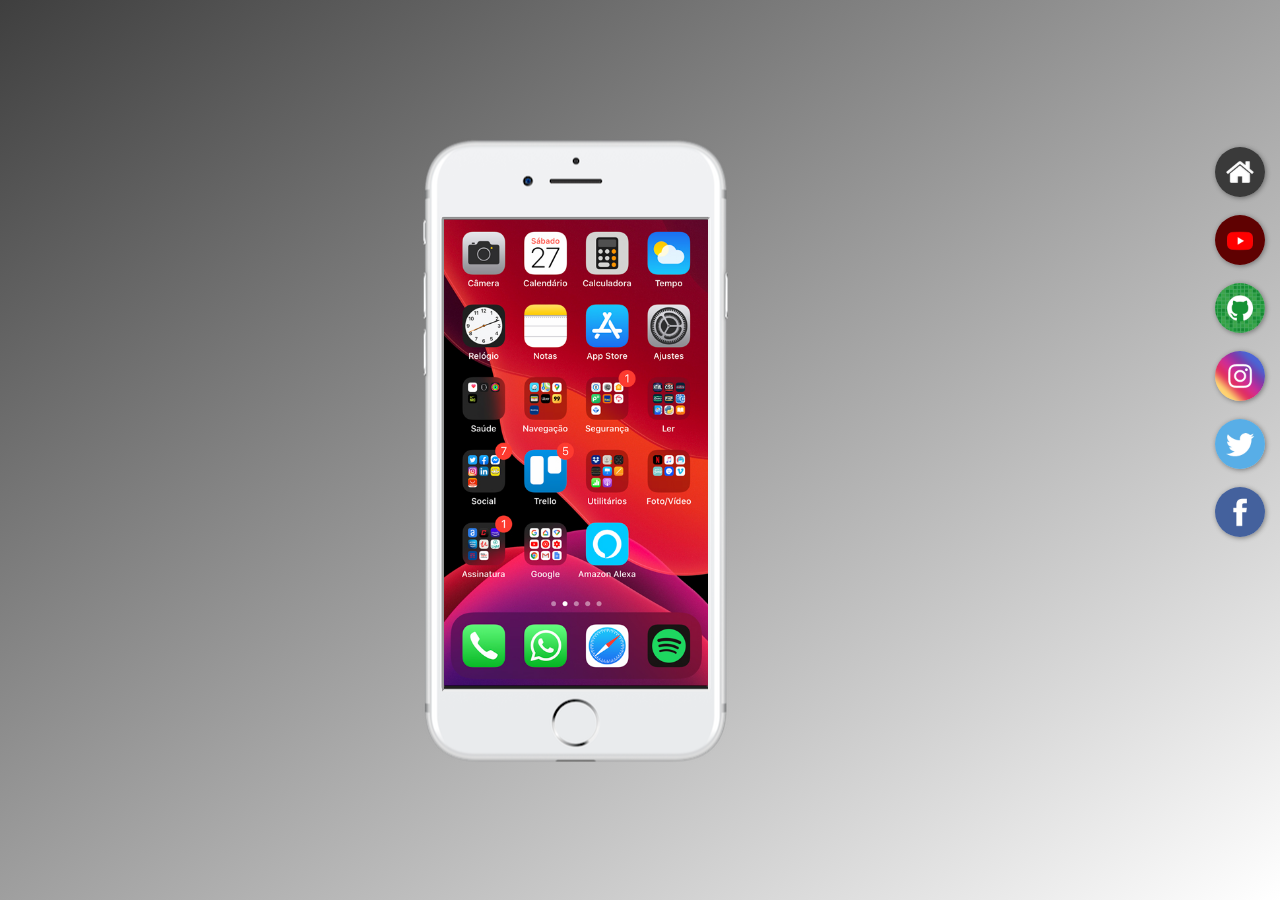
<file: index.html>
<!DOCTYPE html>
<html lang="pt-br">
<head>
    <meta charset="UTF-8">
    <meta http-equiv="X-UA-Compatible" content="IE=edge">
    <meta name="viewport" content="width=device-width, initial-scale=1.0">
    <title>Celular Exemplo</title>
    <link rel="stylesheet" href="style.css">
</head>
<body>
   <main>
    <section id="telefone">
        <iframe name="tela" src="paginas_extras/iframe.html" frameborder="1"></iframe>
    </section>
    <section id="redes_sociais">
        <a href="paginas_extras/iframe.html" target="tela"><img src="midia/logo-home.jpg" alt="logo_home"></a><br>
        <a href="paginas_extras/youtube.html" target="tela"><img src="midia/logo-youtube.jpg" alt="logo_youtube"></a><br>
        <a href="paginas_extras/github.html" target="tela"><img src="midia/logo-github.jpg" alt="logo_github"></a><br>
        <a href="paginas_extras/instagram.html" target="tela"><img src="midia/logo-instagram.jpg" alt="logo_instagram"></a><br>
        <a href="paginas_extras/twitter.html" target="tela"><img src="midia/logo-twitter.jpg" alt="logo_twitter"></a><br>
        <a href="paginas_extras/facebook.html" target="tela"><img src="midia/logo-facebook.jpg" alt="logo_facebook"></a><br>
    </section>
   </main> 
</body>
</html>
</file>
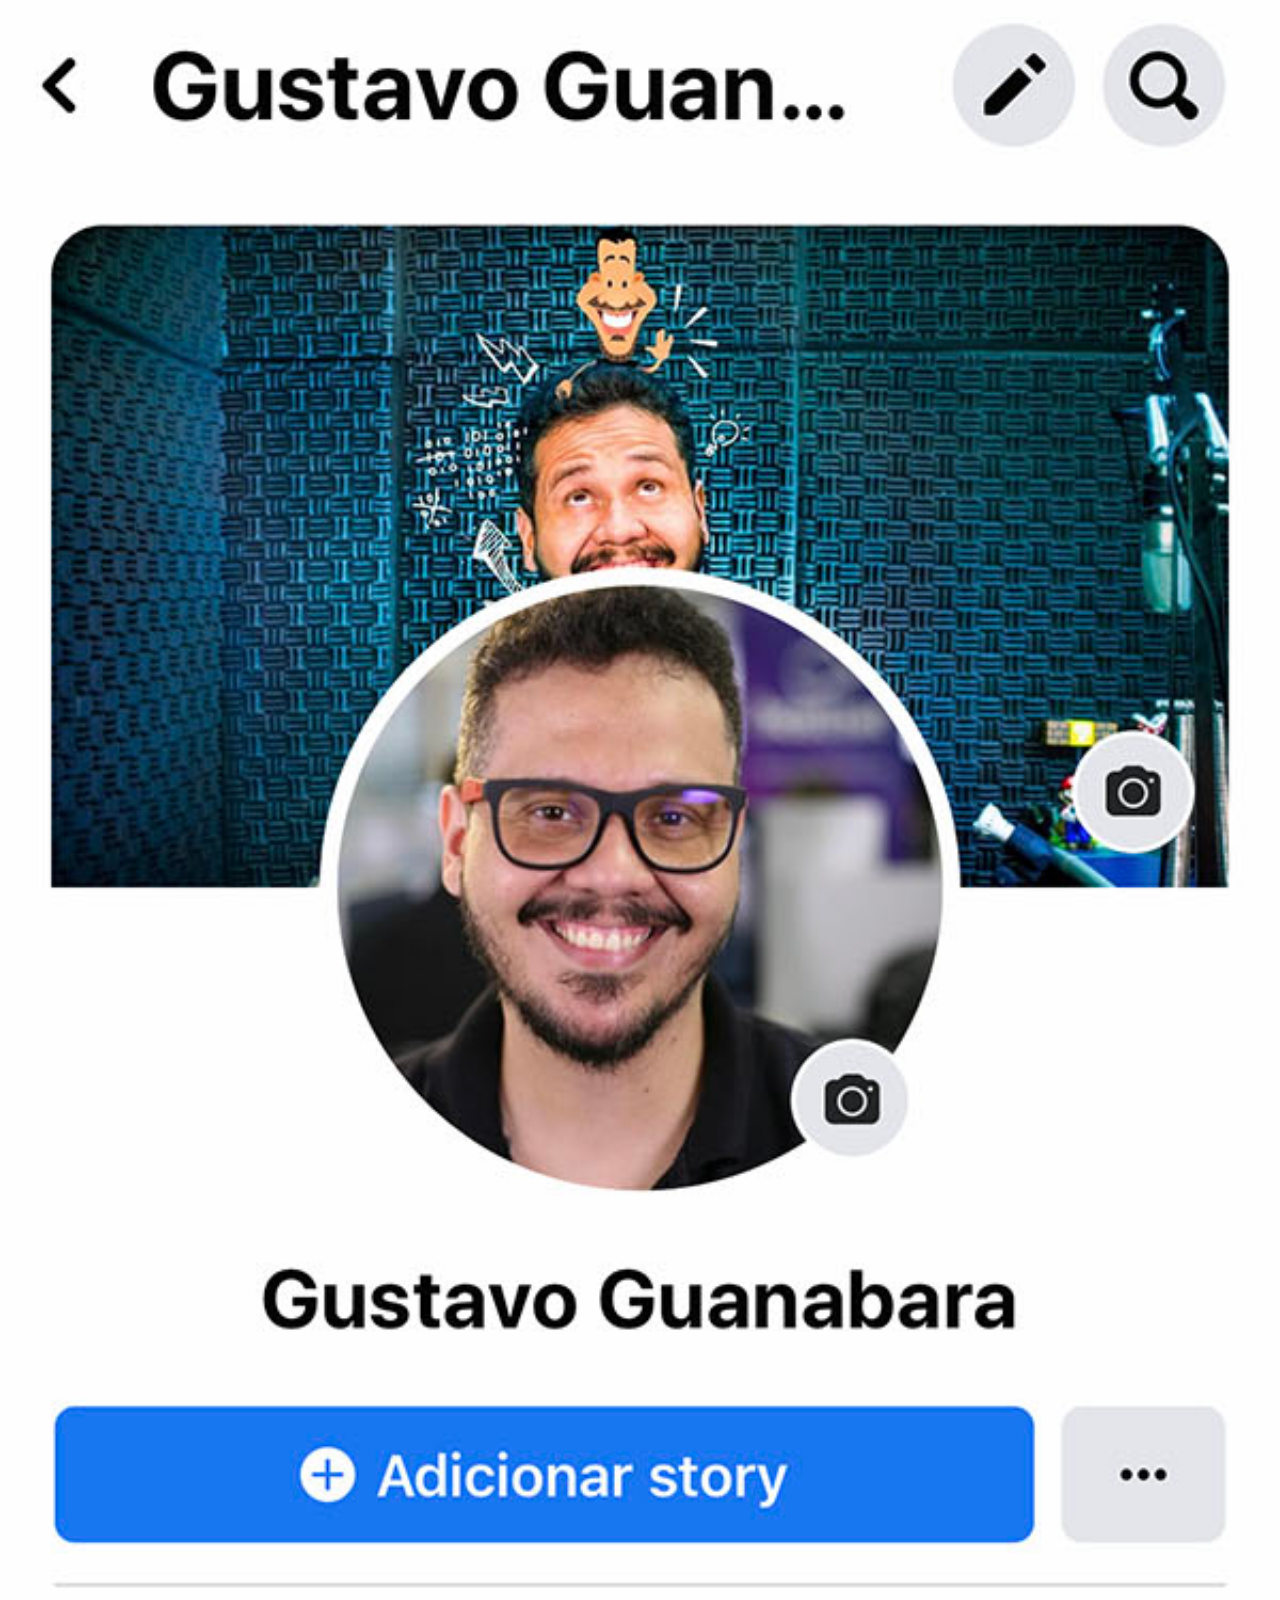
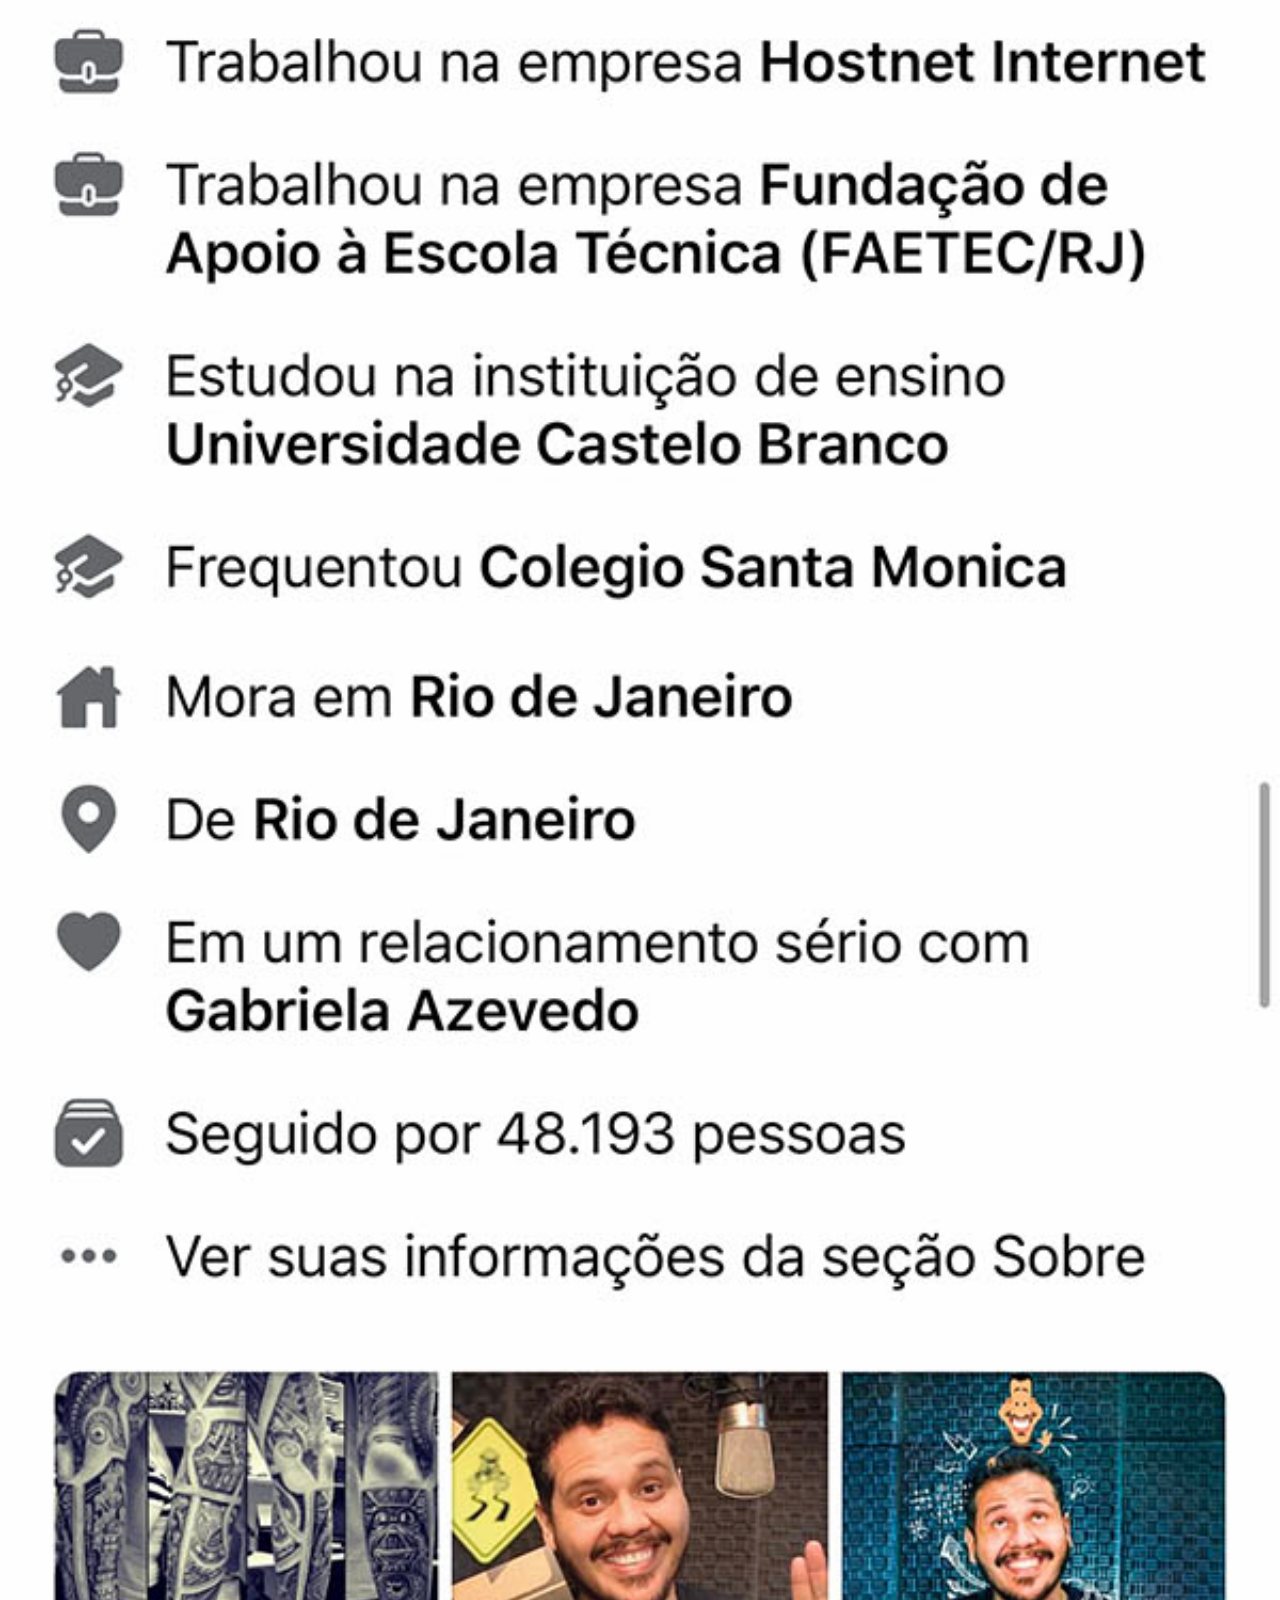
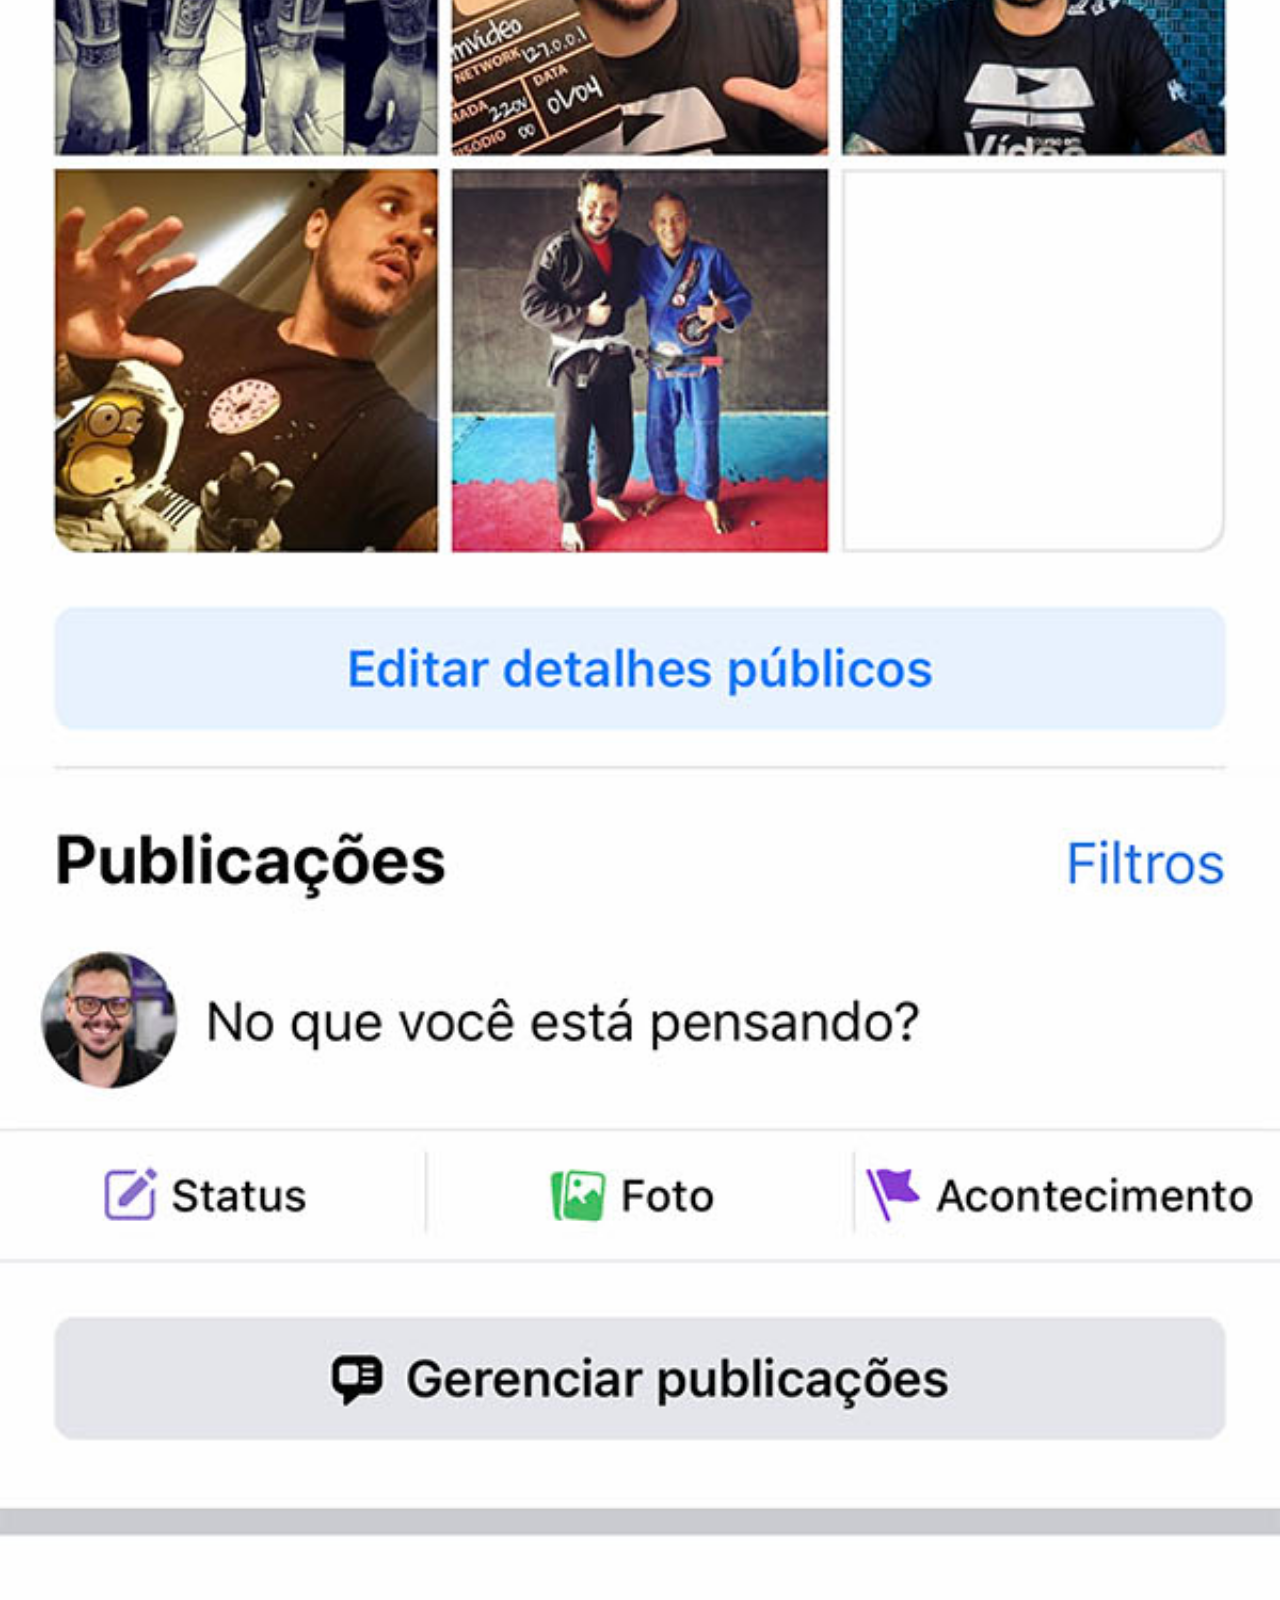
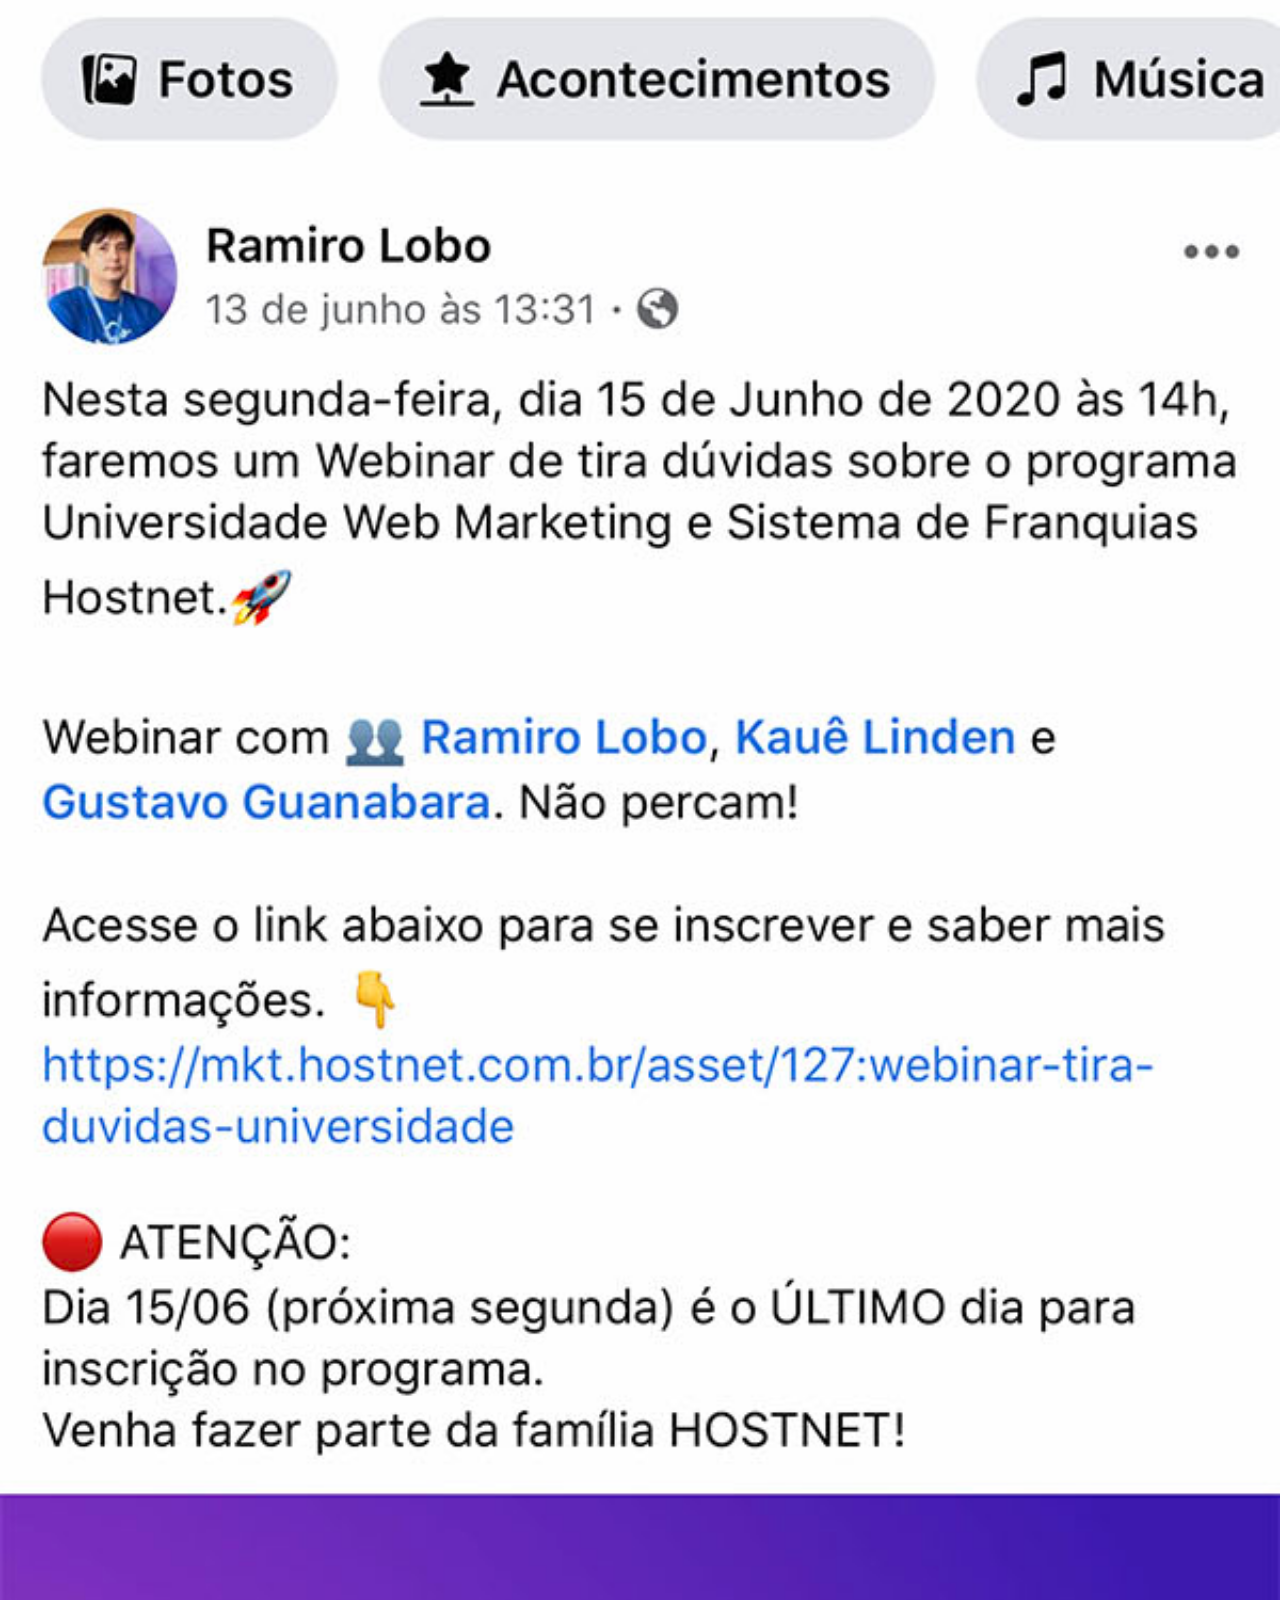
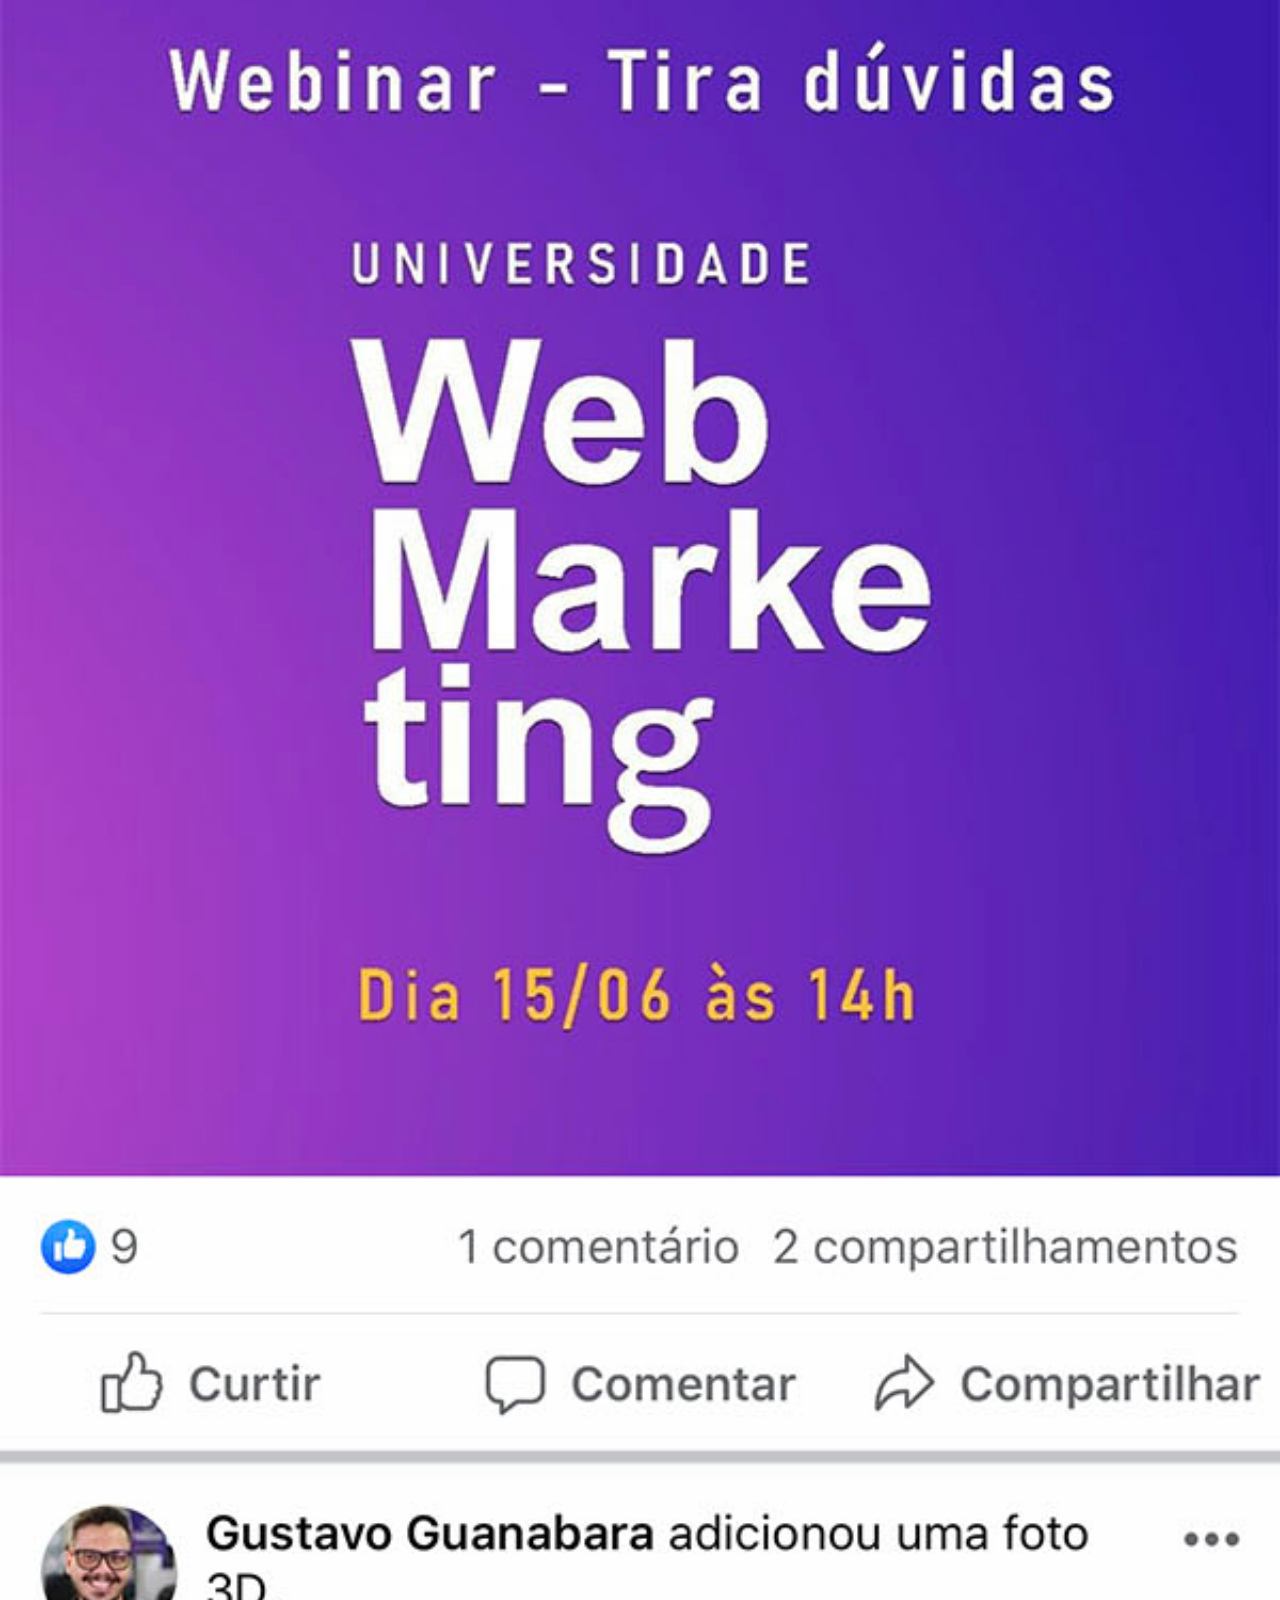
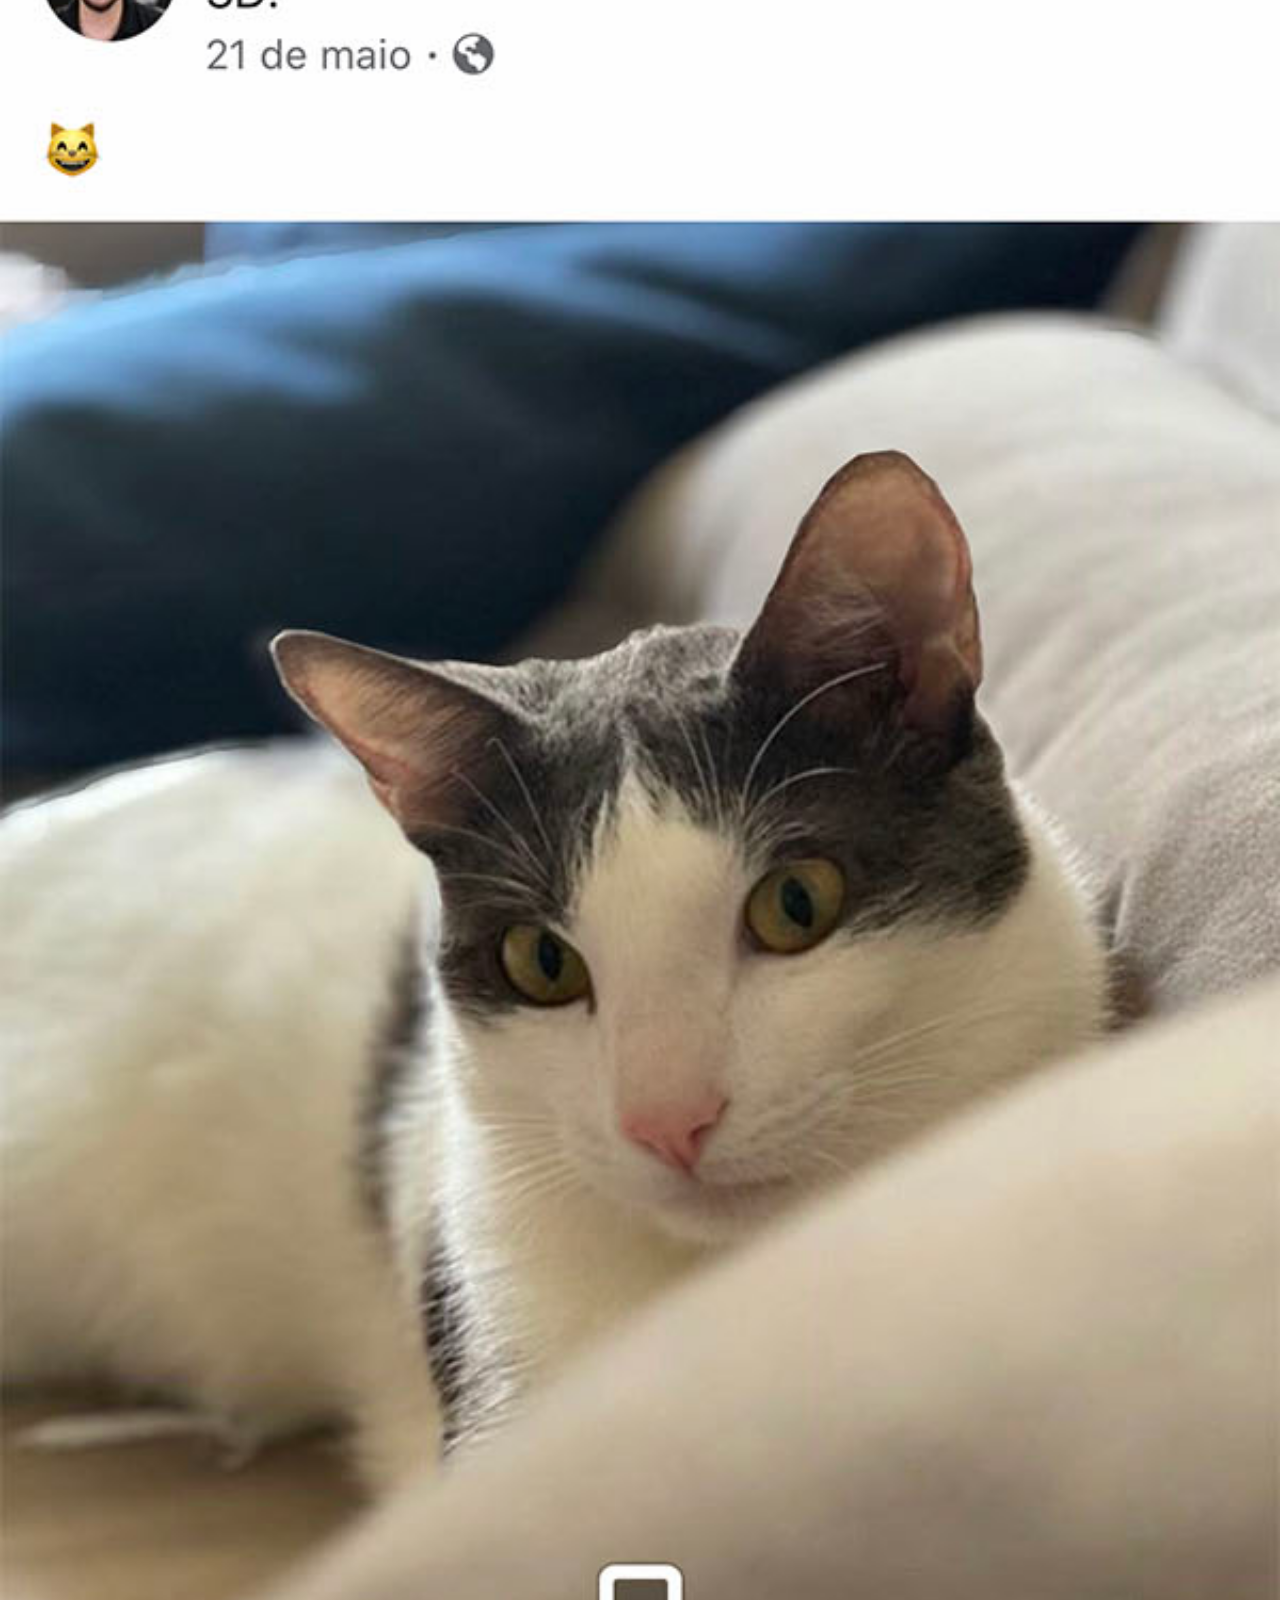
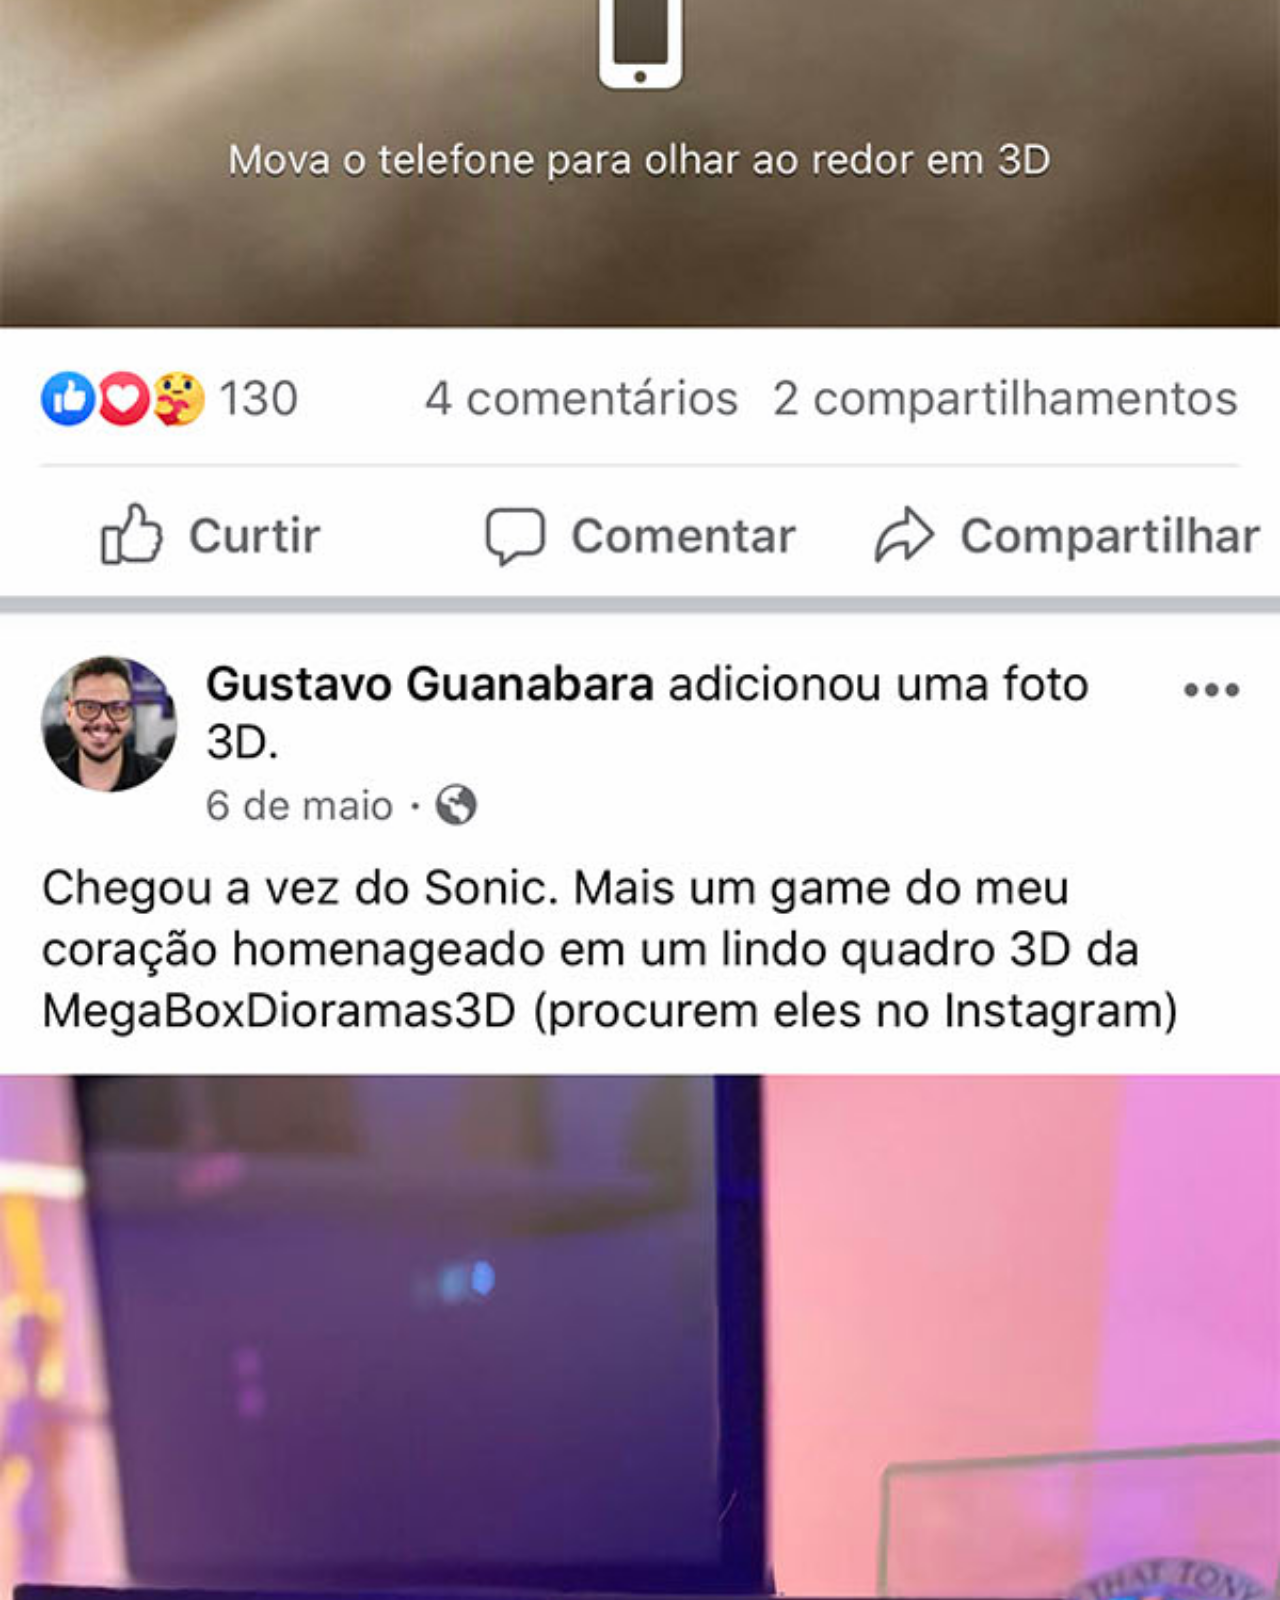
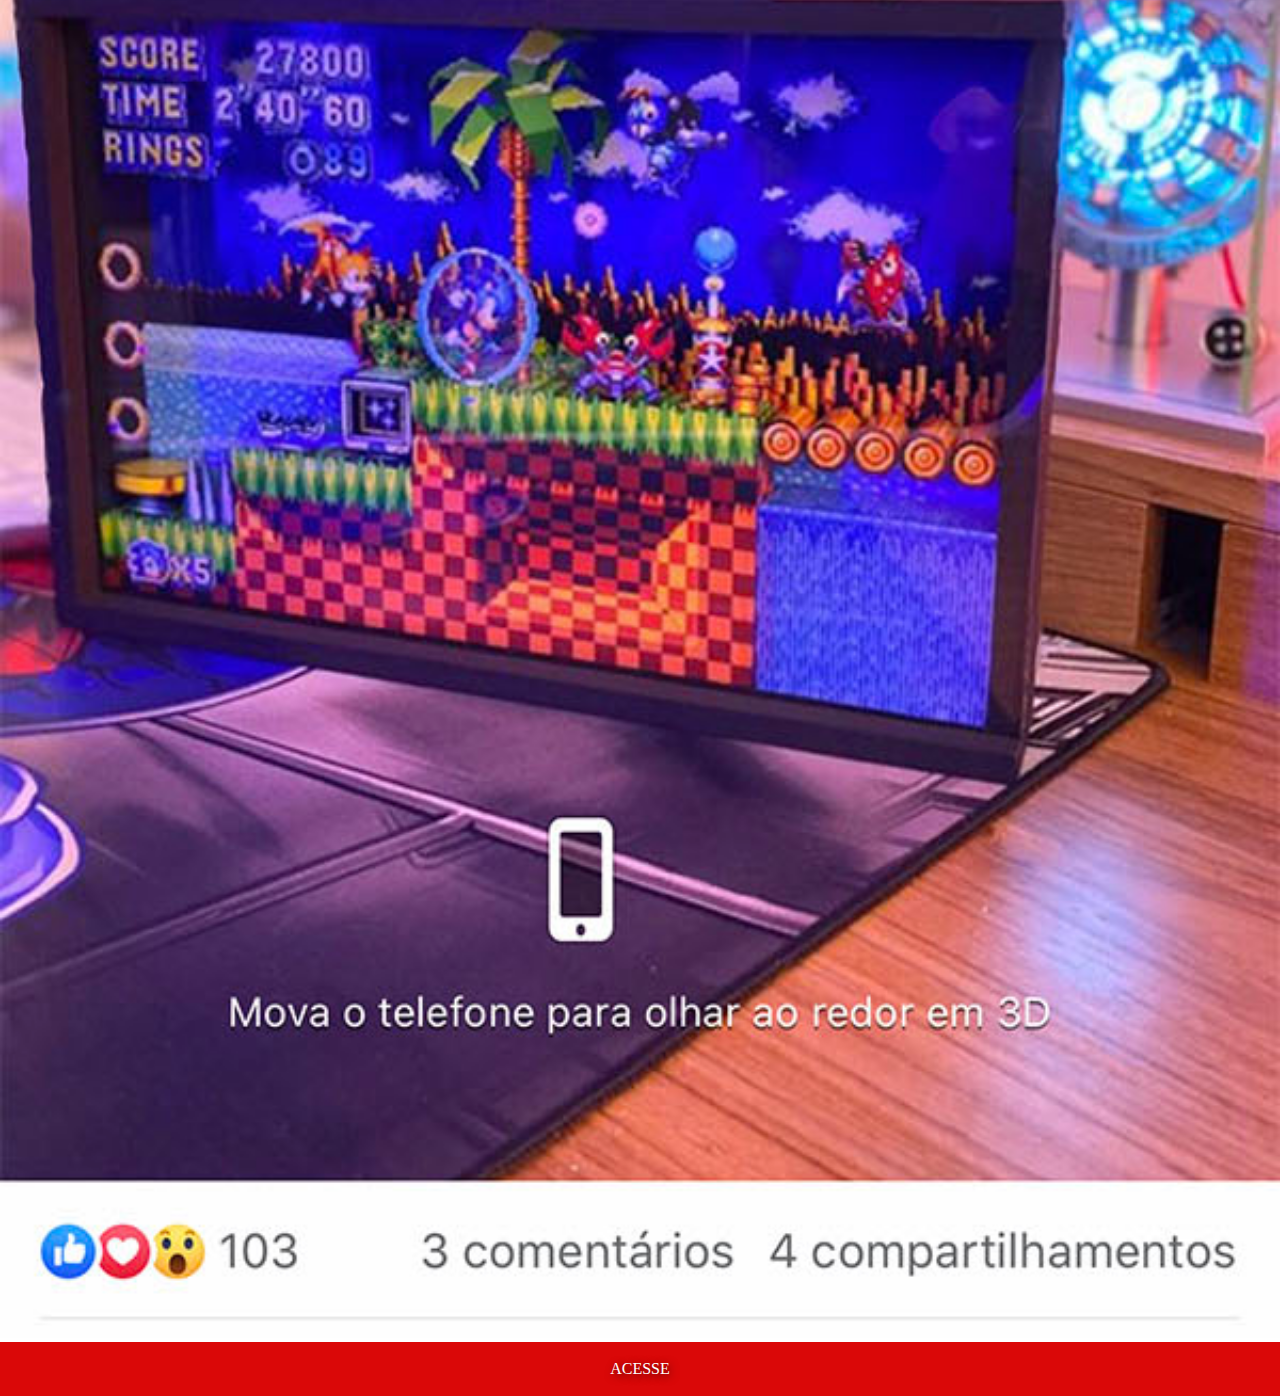
<file: paginas_extras/facebook.html>
<!DOCTYPE html>
<html lang="pt-br">
<head>
    <meta charset="UTF-8">
    <meta http-equiv="X-UA-Compatible" content="IE=edge">
    <meta name="viewport" content="width=device-width, initial-scale=1.0">
    <title>instagram</title>
    <style>
        ::-webkit-scrollbar {
            width: 0px;
            height: 0px;
        }
        *{
            padding: 0px;
            margin: 0px;
        }
        img{
            width: 100vw;
        }
        footer{
            background-color: rgb(218, 8, 8);
            padding: 18px; 
            text-align: center;
        }
        footer a{
            text-decoration: none;
            color: white;
            text-transform: uppercase;
            text-shadow: 2px 2px 8px rgba(0, 0, 0, 0.712);

        }
    </style>
</head>
<body>
    <main>
        <img src="midia/tela-facebook.jpg" alt="facebook_tela">
    </main>
    <footer>
        <a href="https://www.facebook.com" target="_blank">Acesse</a>
    </footer>
</body>
</html>
</file>
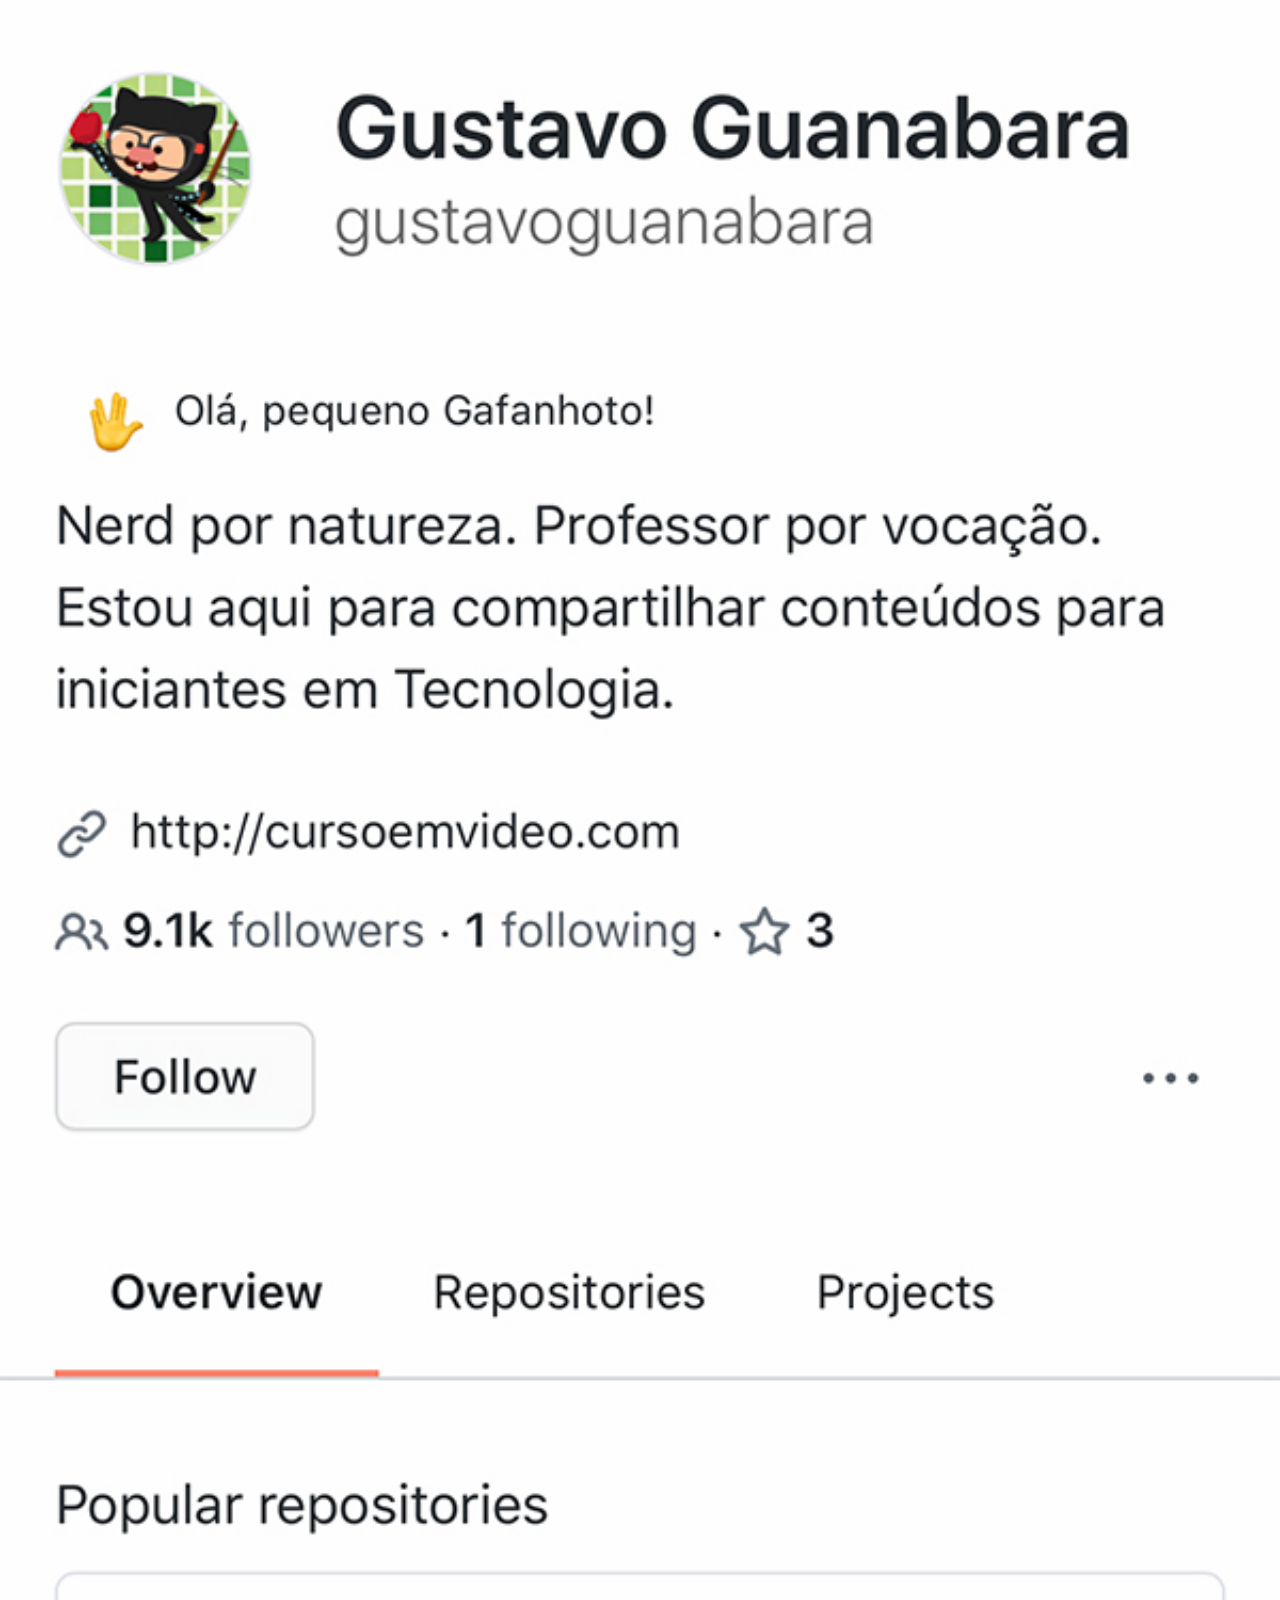
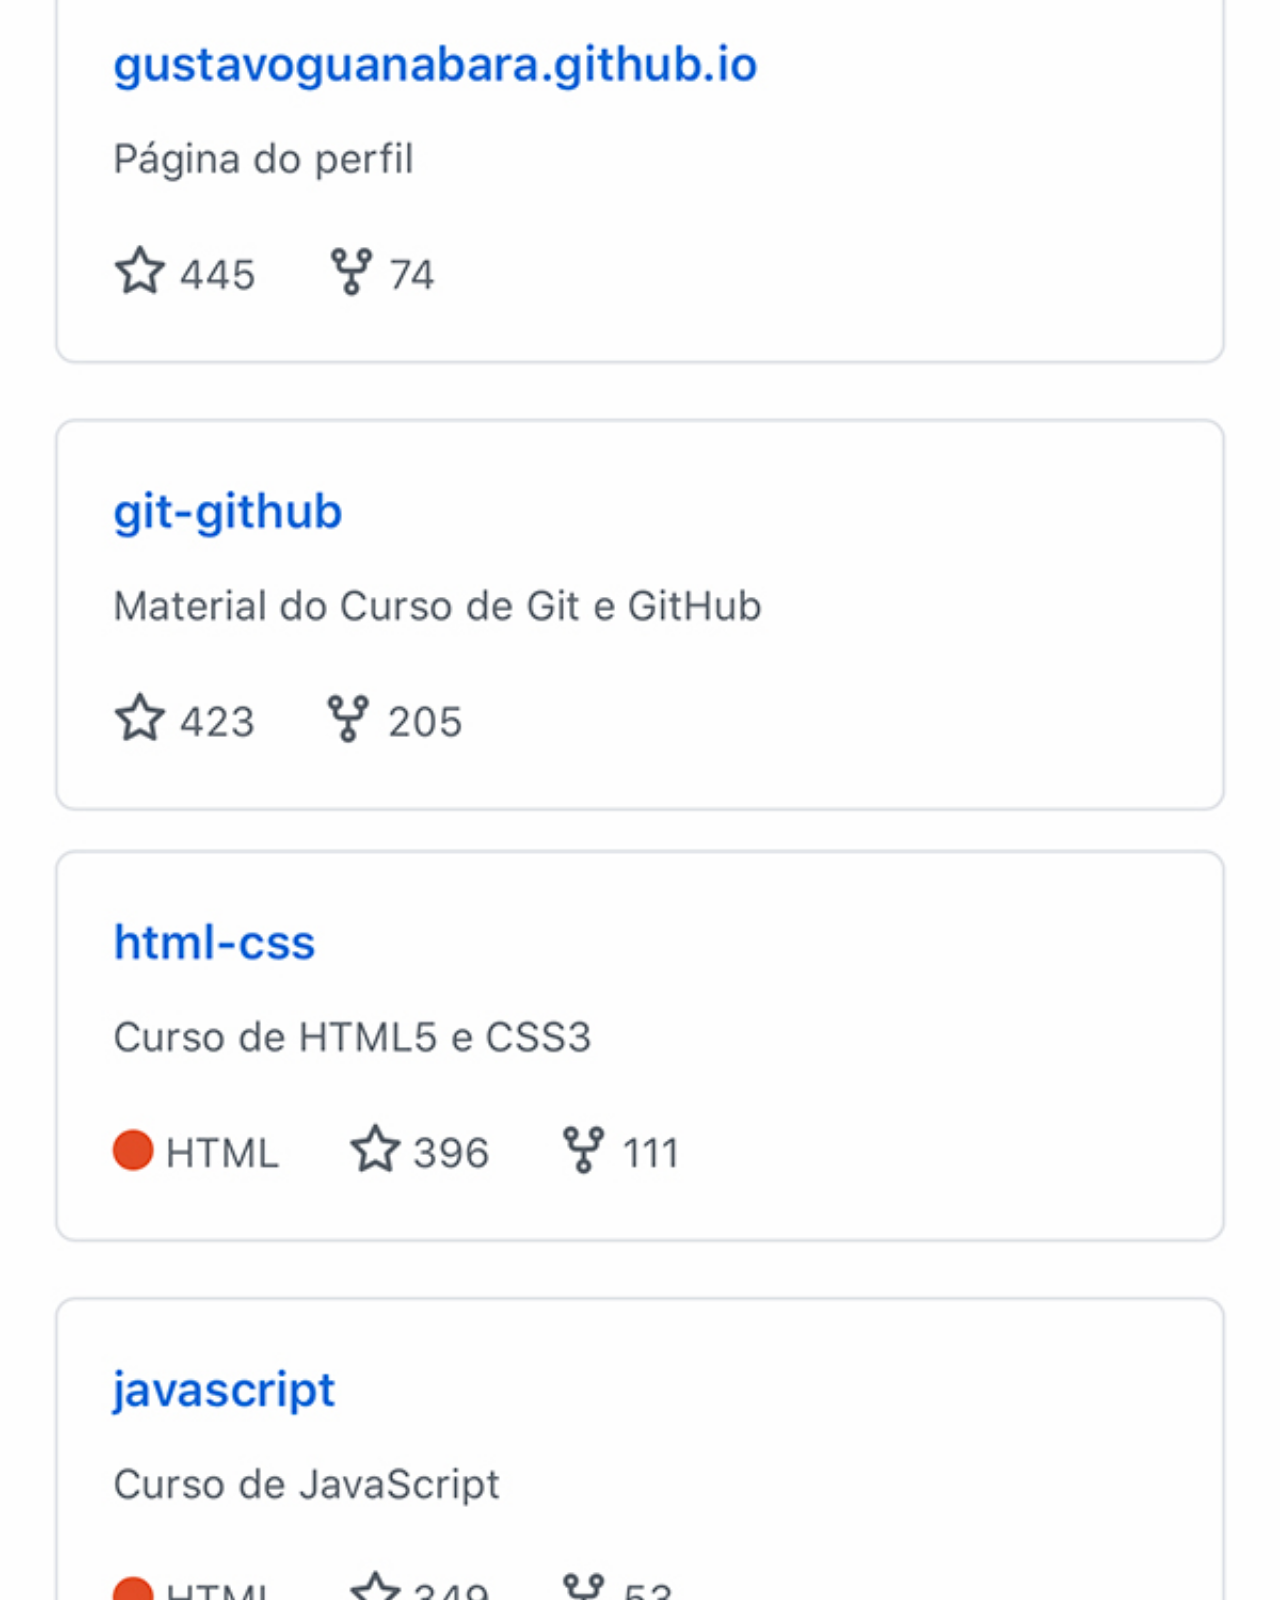
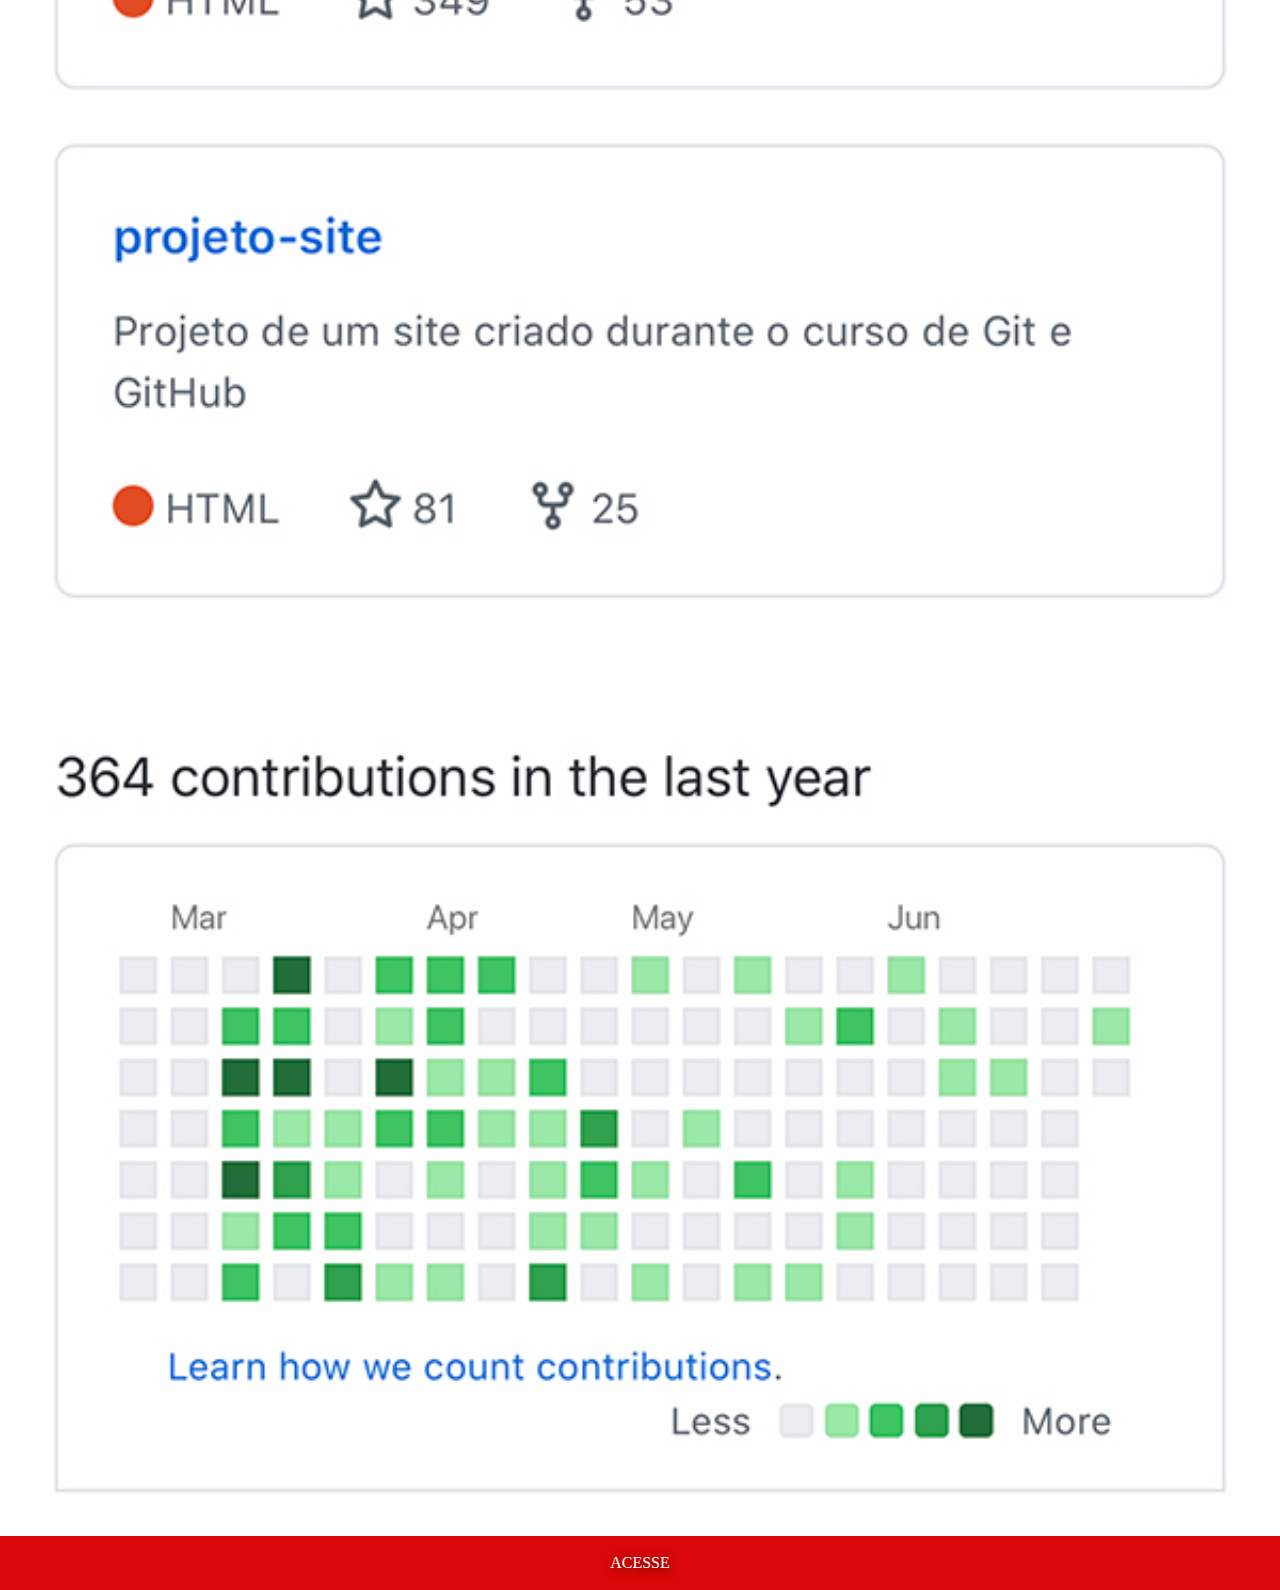
<file: paginas_extras/github.html>
<!DOCTYPE html>
<html lang="pt-br">
<head>
    <meta charset="UTF-8">
    <meta http-equiv="X-UA-Compatible" content="IE=edge">
    <meta name="viewport" content="width=device-width, initial-scale=1.0">
    <title>github</title>
    <style>
        ::-webkit-scrollbar {
            width: 0px;
            height: 0px;
        }
        *{
            padding: 0px;
            margin: 0px;
        }
        img{
            width: 100vw;
        }
        footer{
            background-color: rgb(218, 8, 8);
            padding: 18px; 
            text-align: center;
        }
        footer a{
            text-decoration: none;
            color: white;
            text-transform: uppercase;
            text-shadow: 2px 2px 8px rgba(0, 0, 0, 0.712);

        }
    </style>
</head>
<body>
    <main>
        <img src="midia/tela-github.jpg" alt="github_tela">
    </main>
    <footer>
        <a href="https://github.com/gustavoguanabara" target="_blank">Acesse</a>
    </footer>
</body>
</html>
</file>
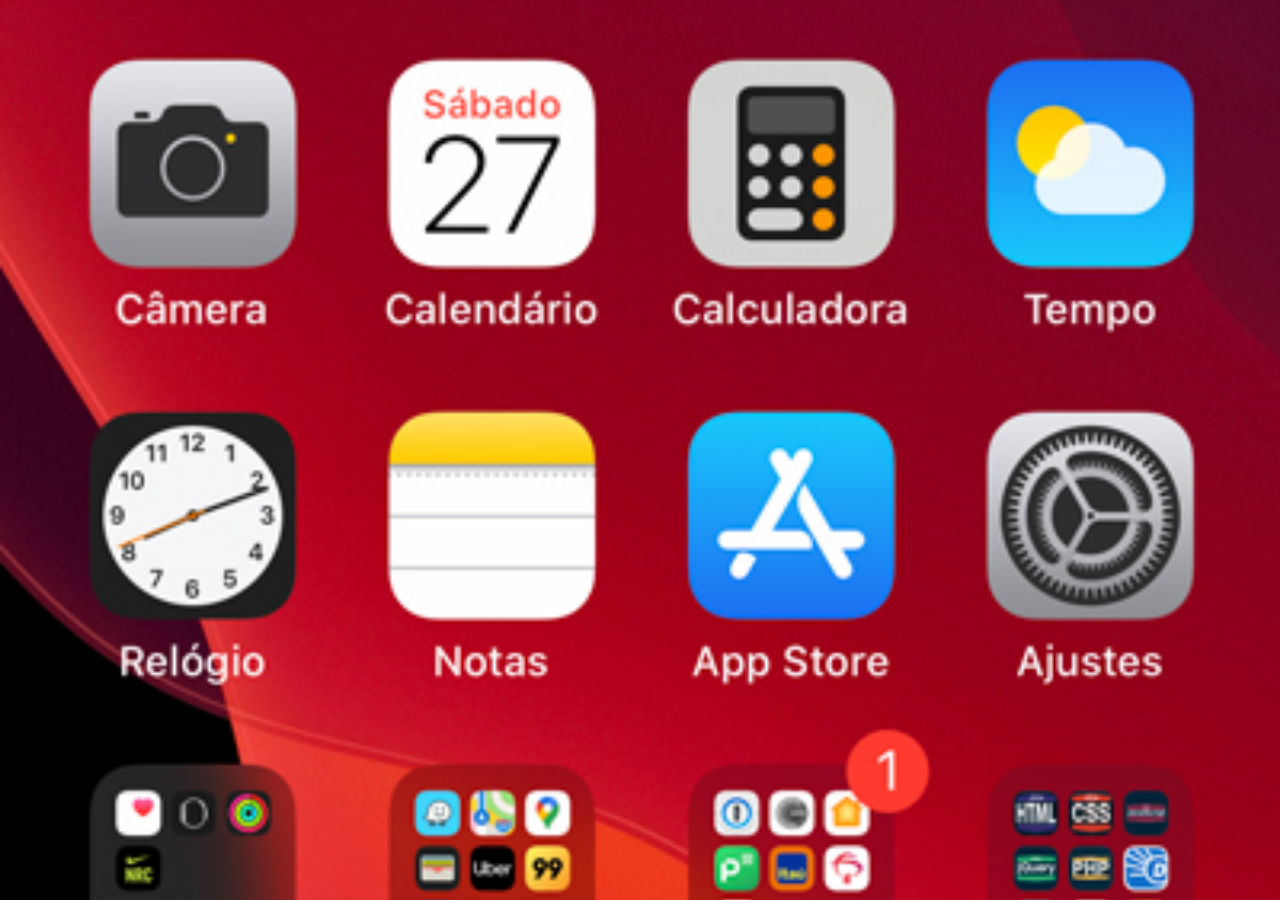
<file: paginas_extras/iframe.html>
<!DOCTYPE html>
<html lang="pt-br">
<head>
    <meta charset="UTF-8">
    <meta http-equiv="X-UA-Compatible" content="IE=edge">
    <meta name="viewport" content="width=device-width, initial-scale=1.0">
    <title>pagina_extra</title>
    <link rel="stylesheet" href="style.css">
</head>
<body>
    
</body>
</html>
</file>
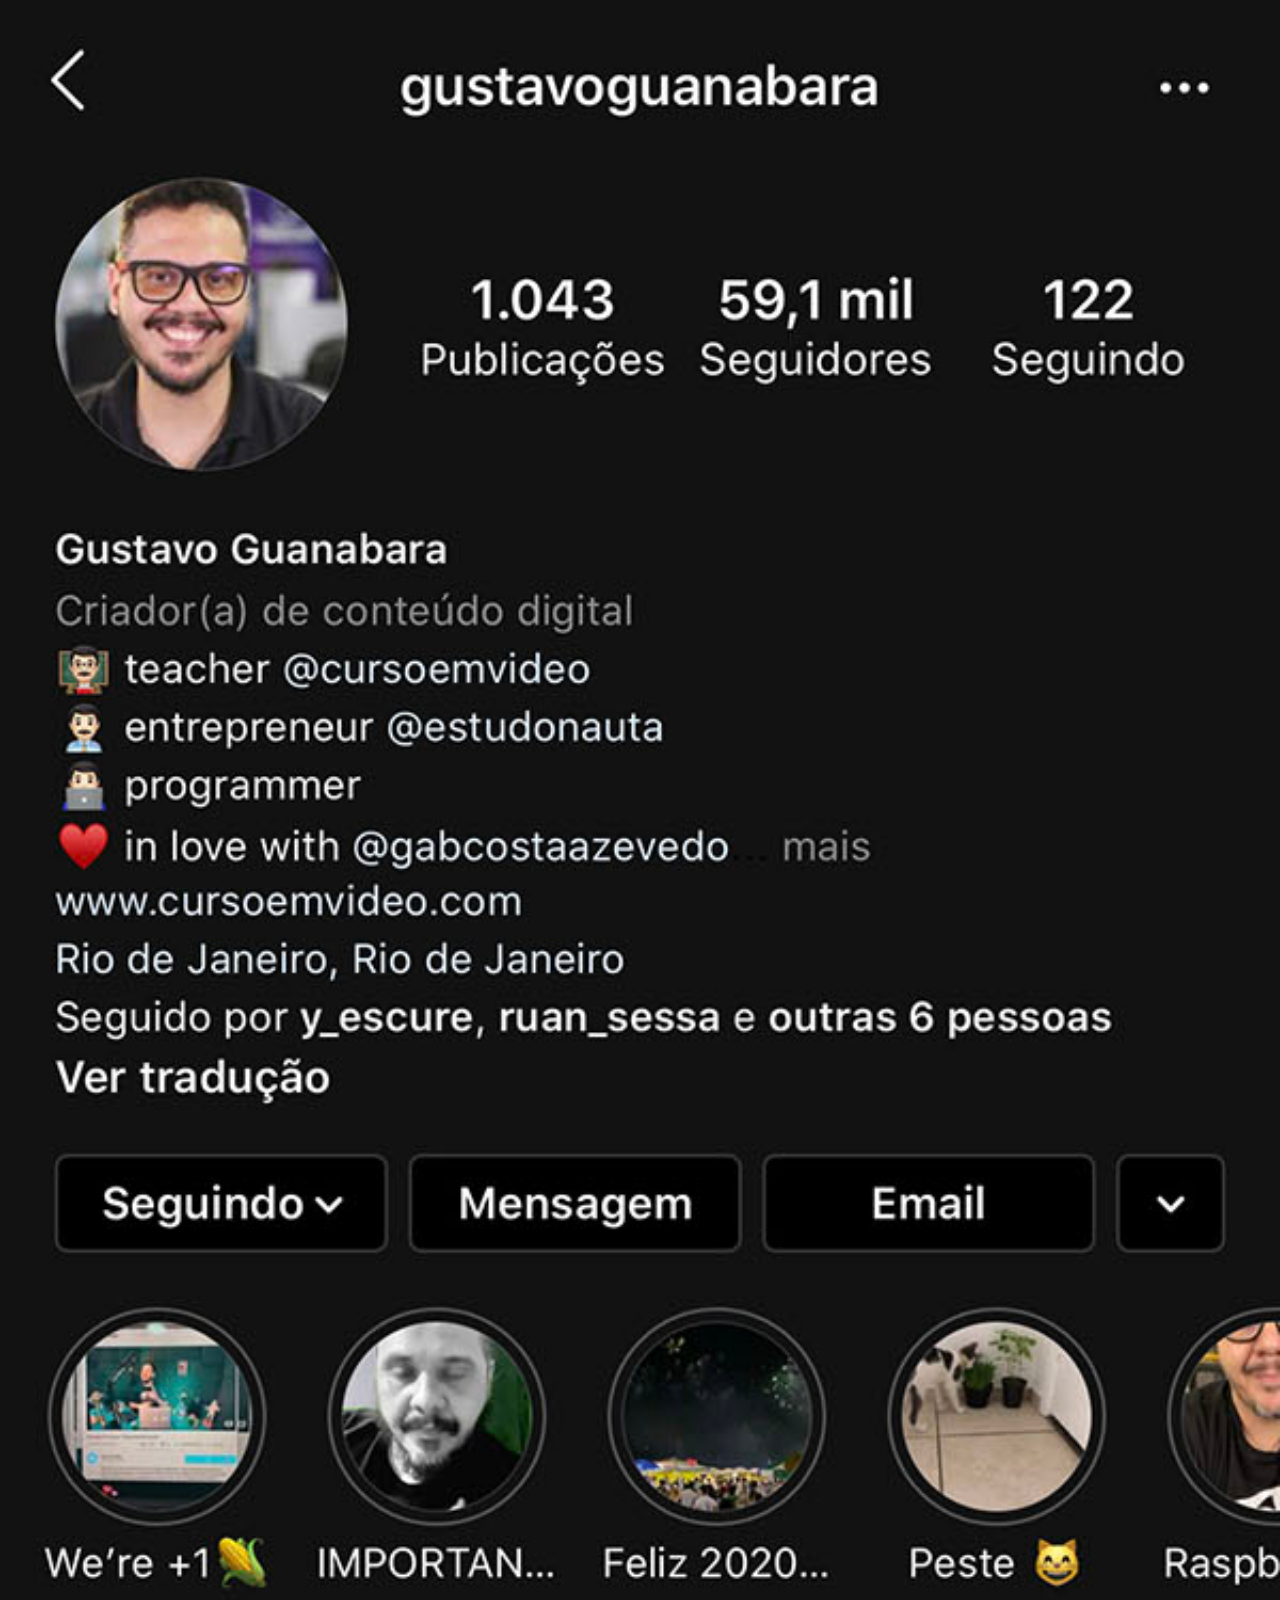
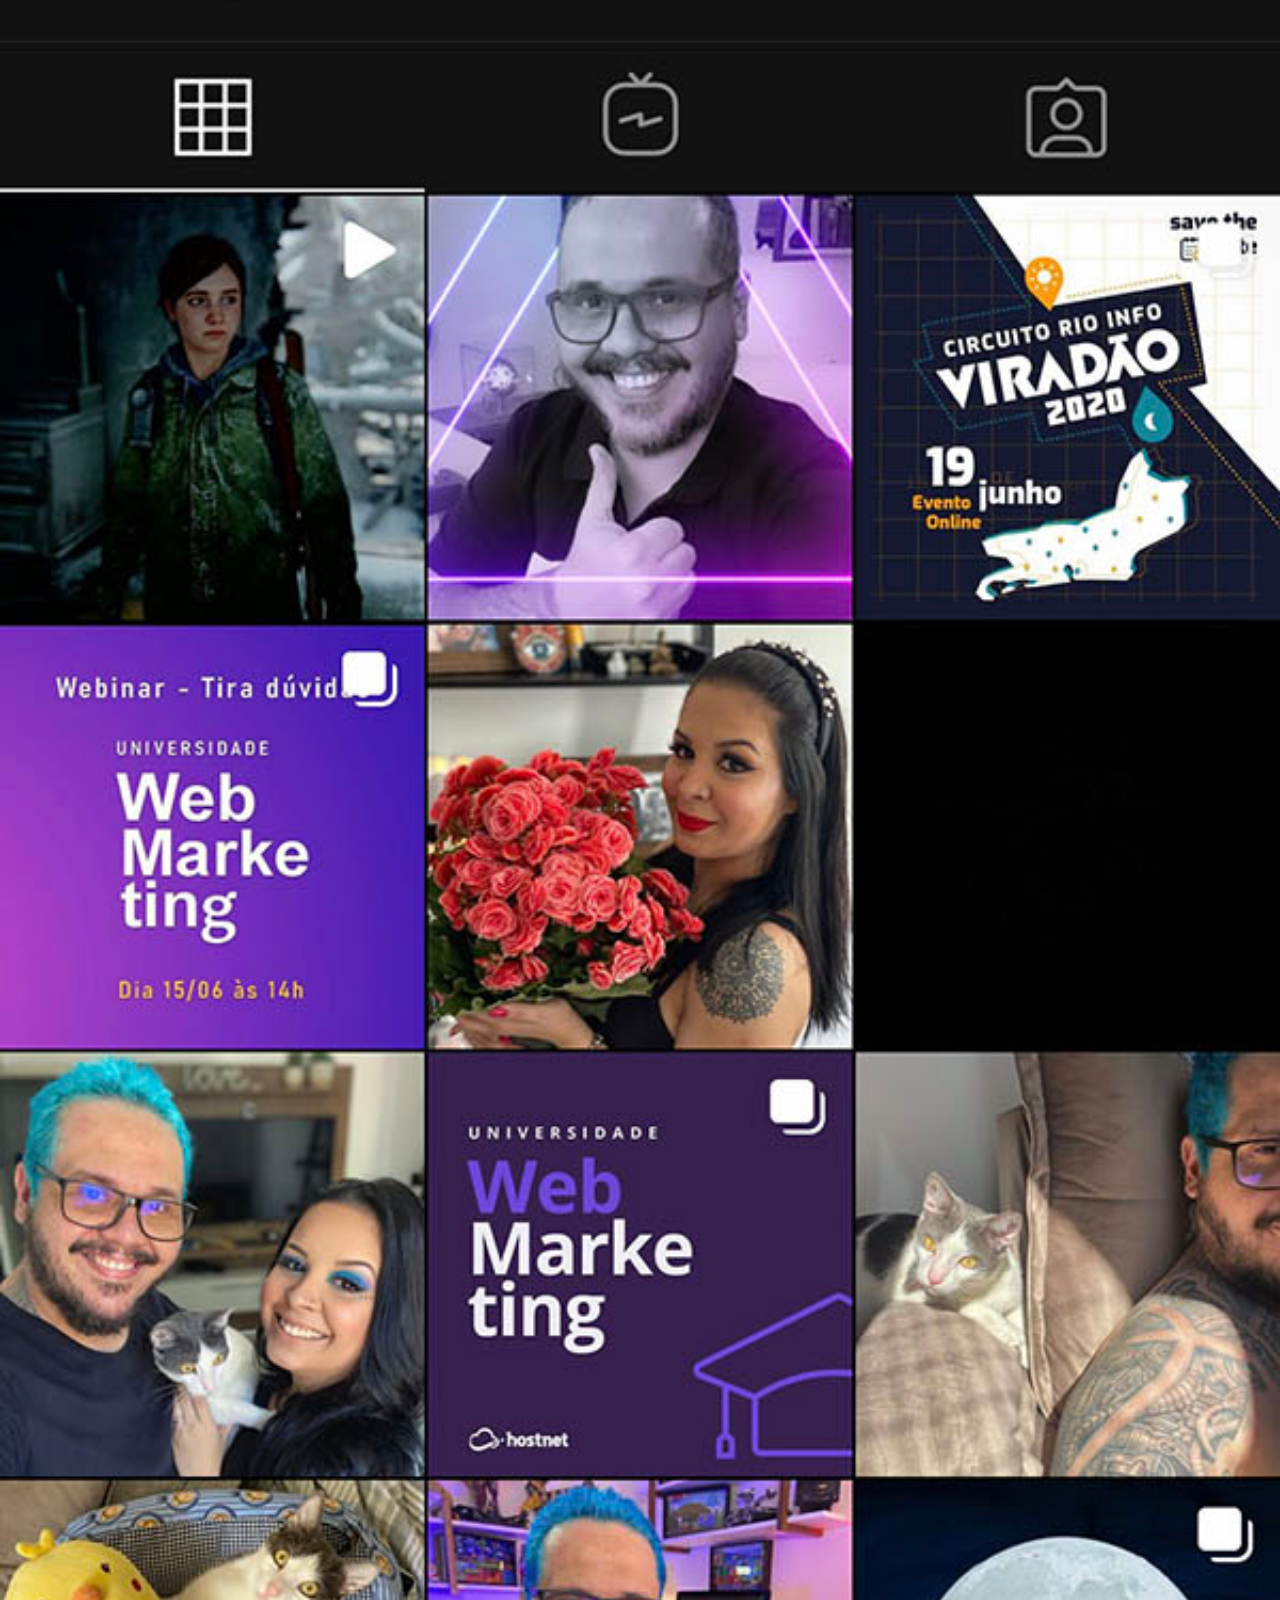
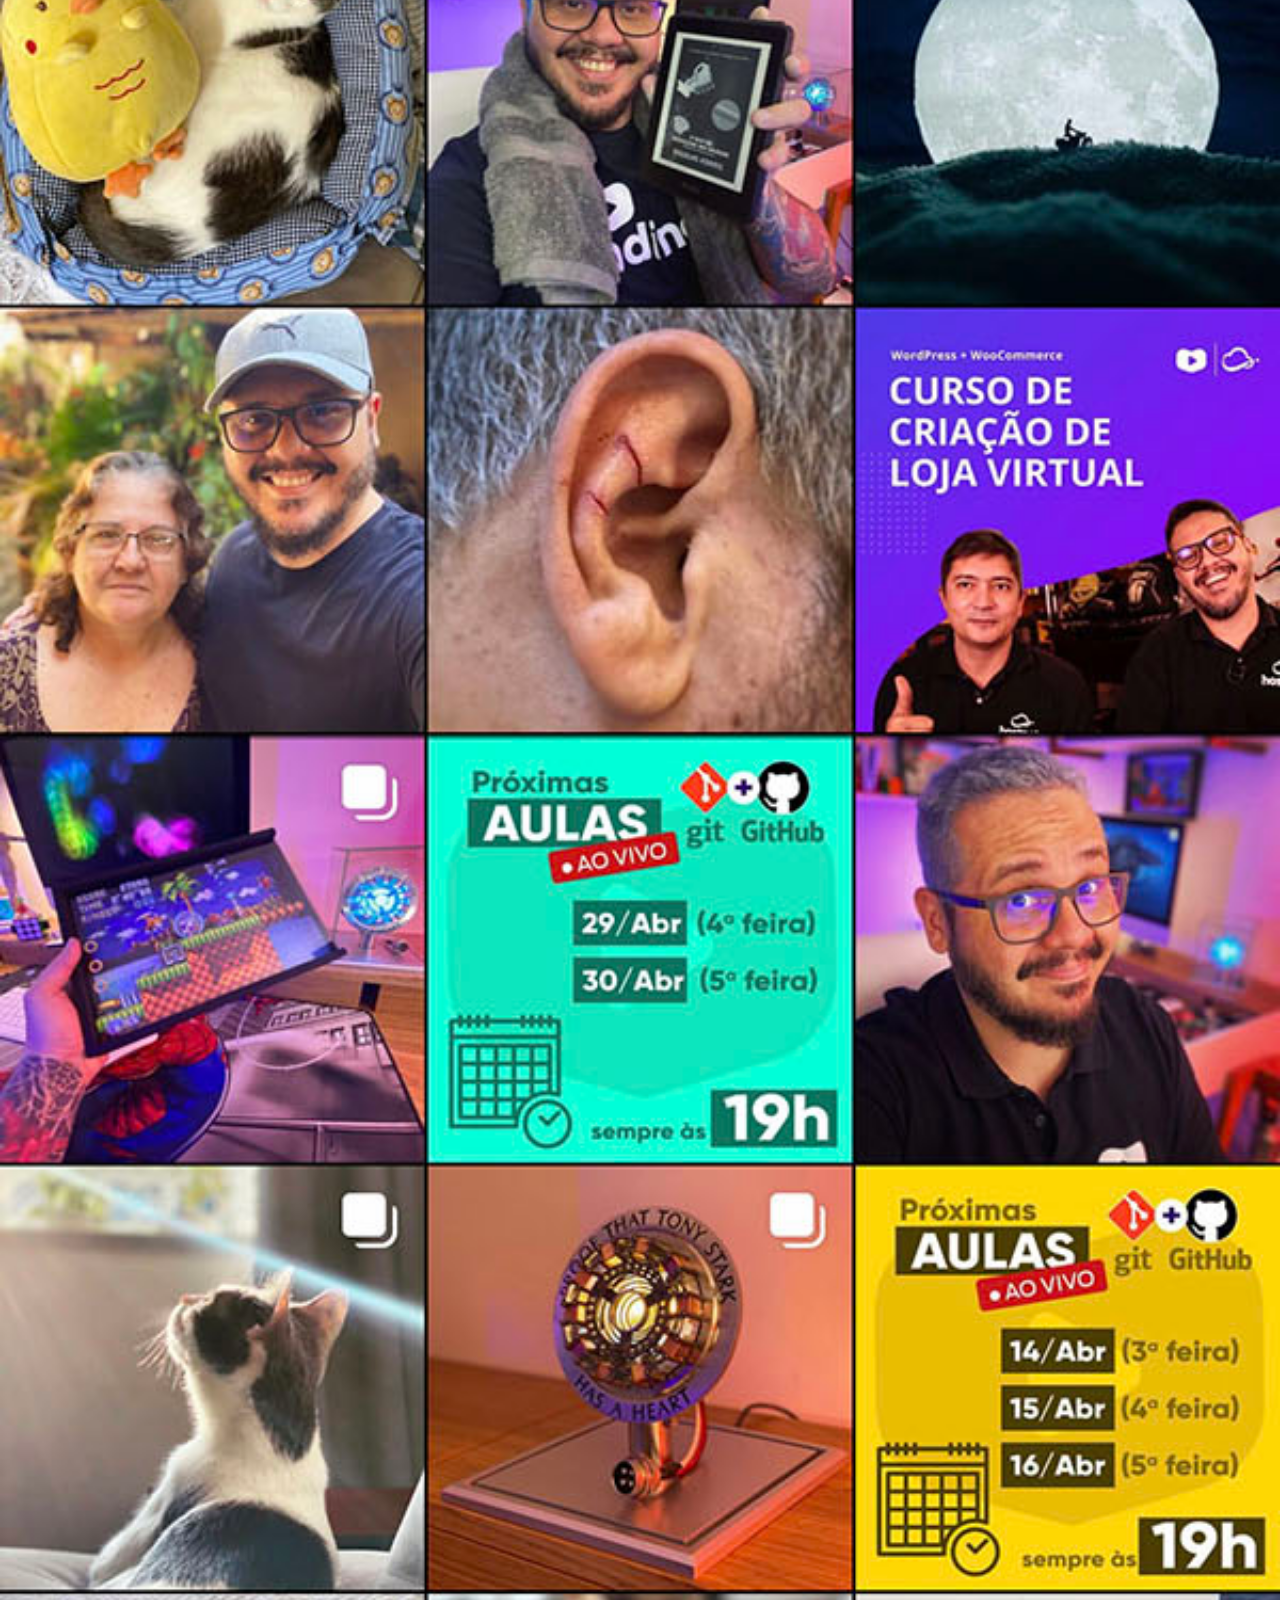
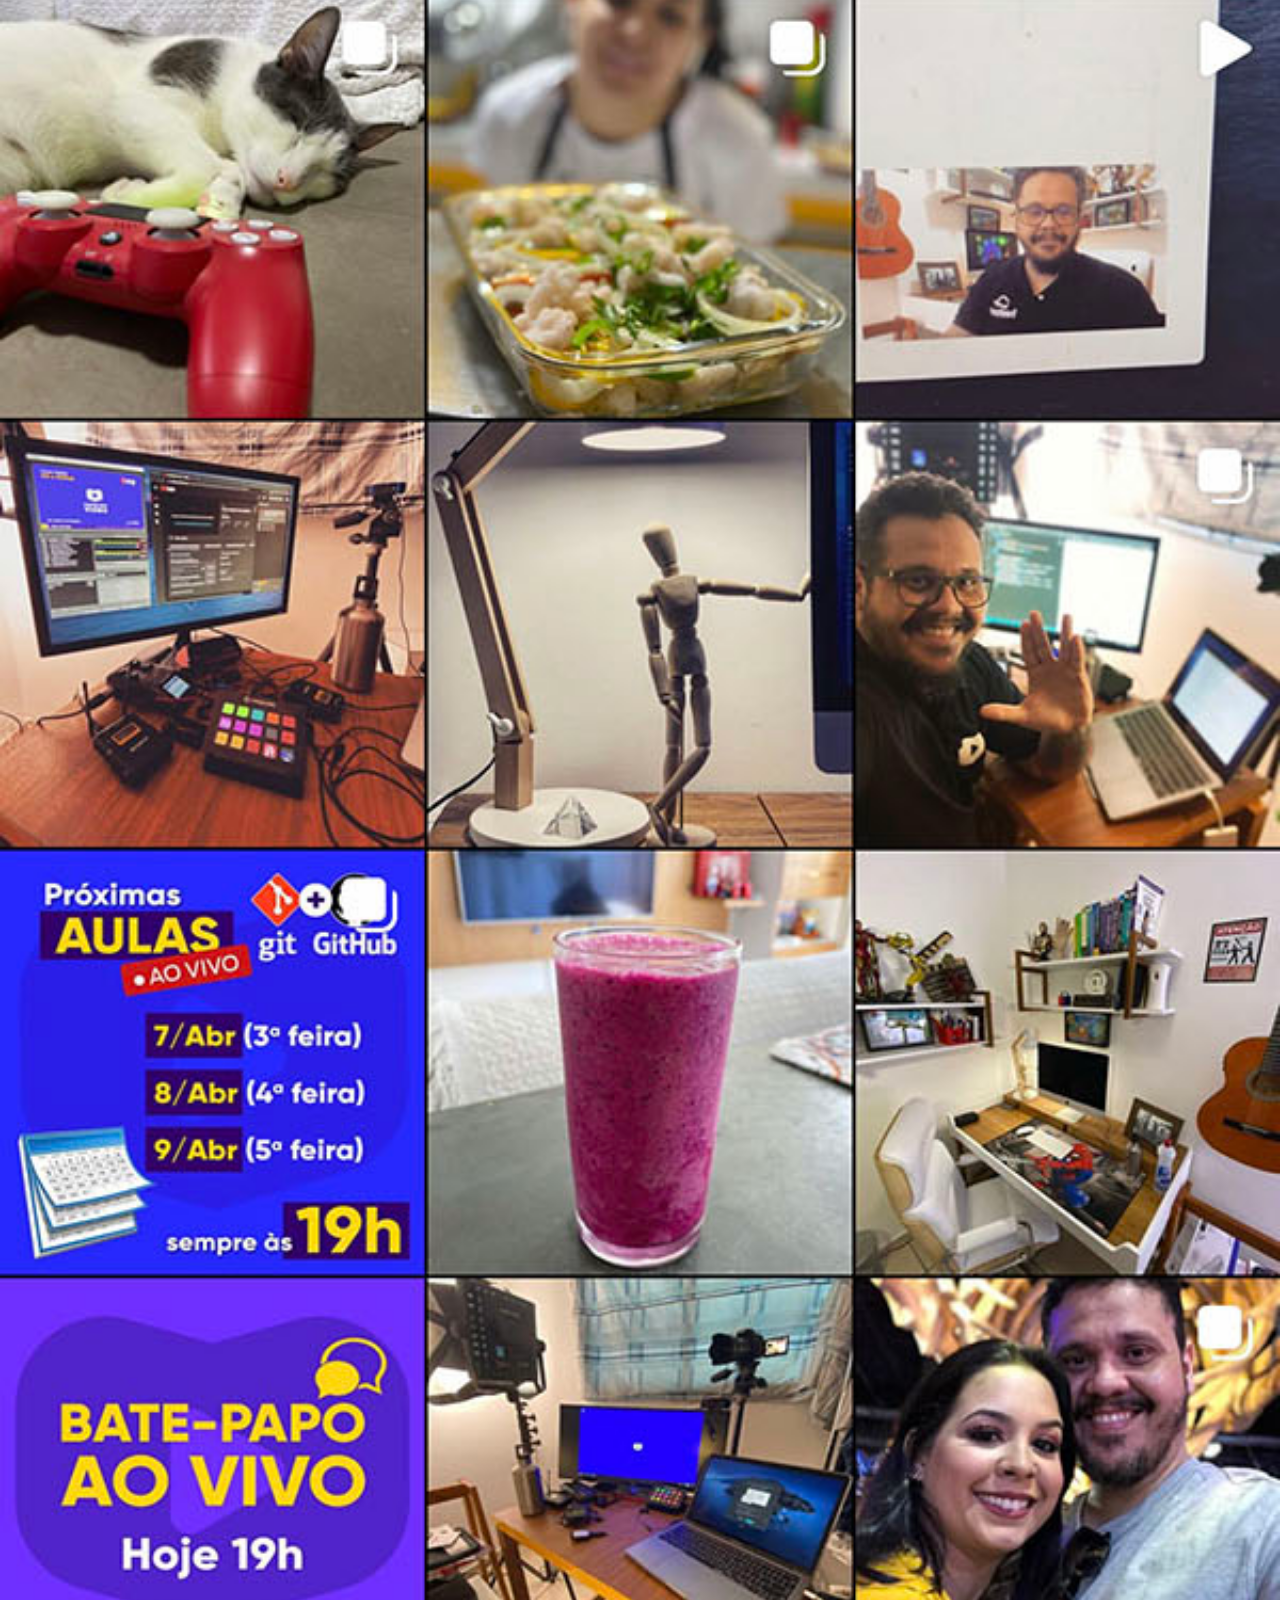
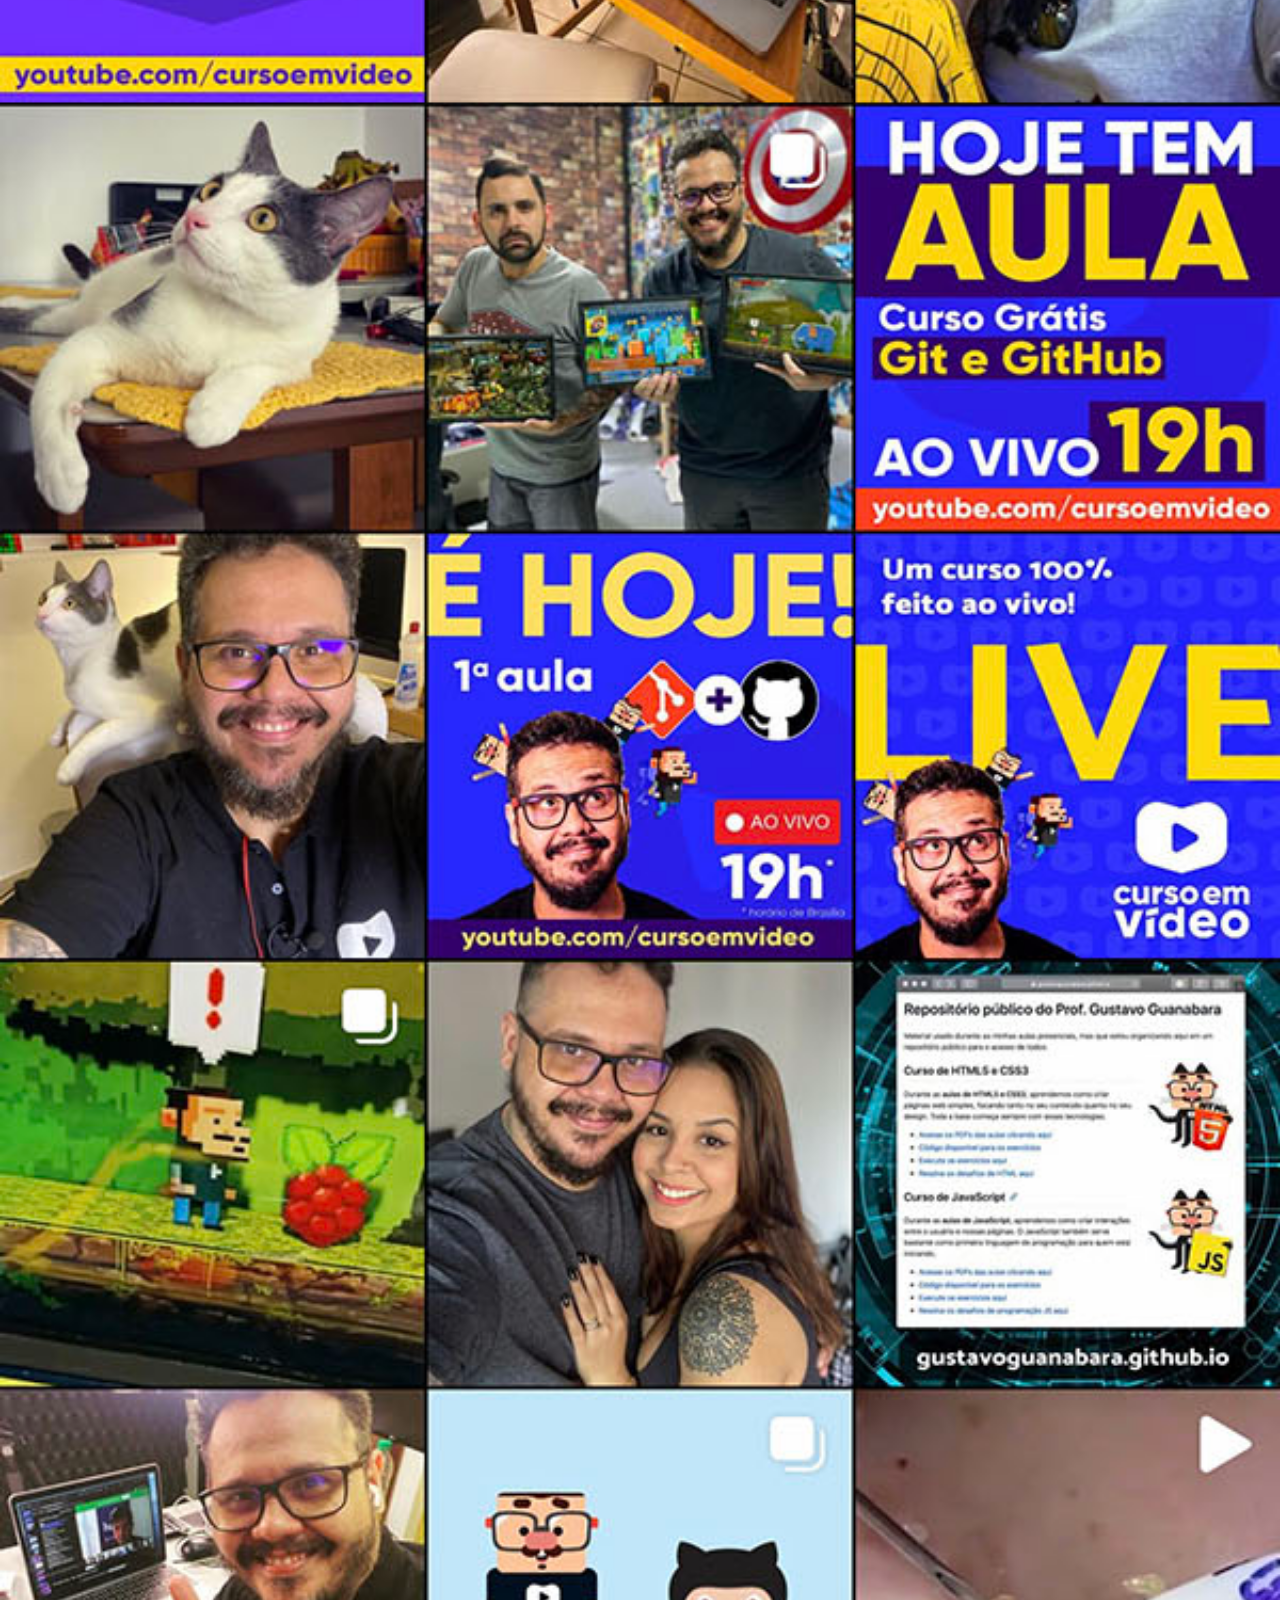
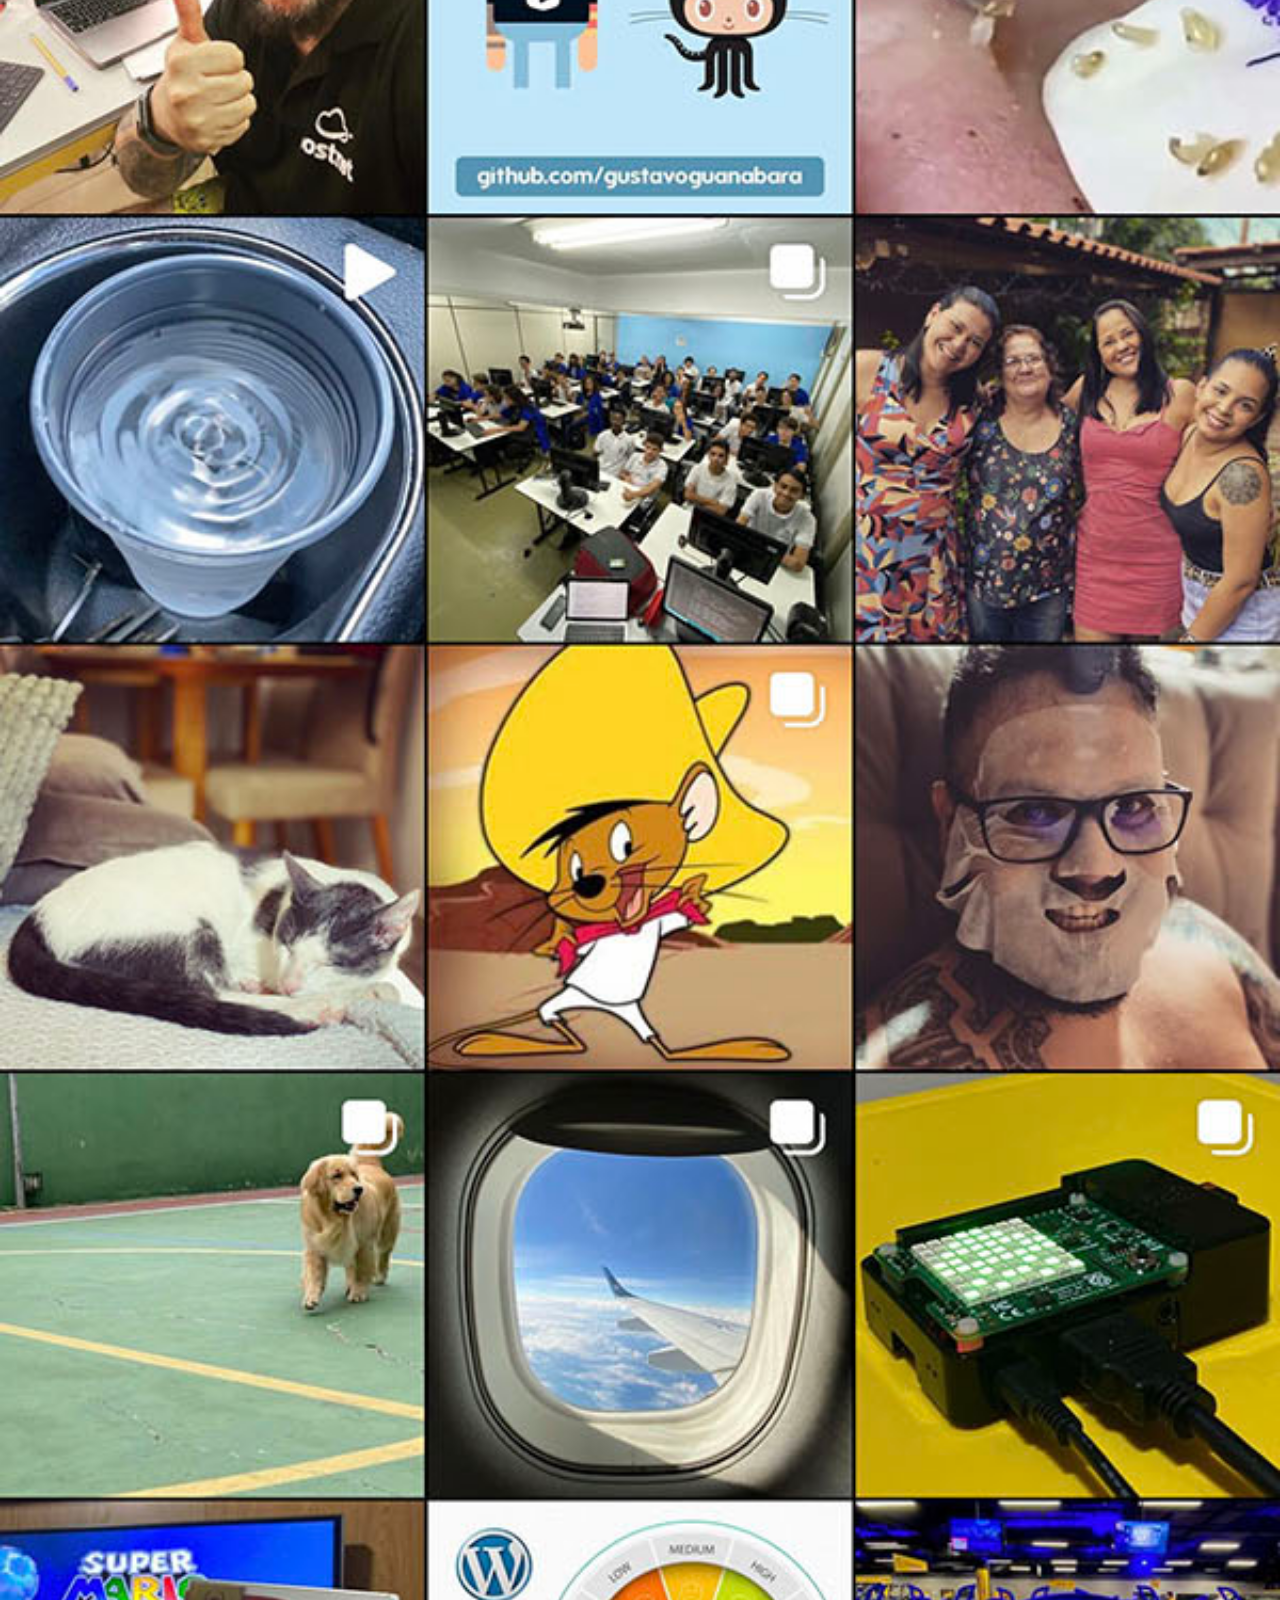
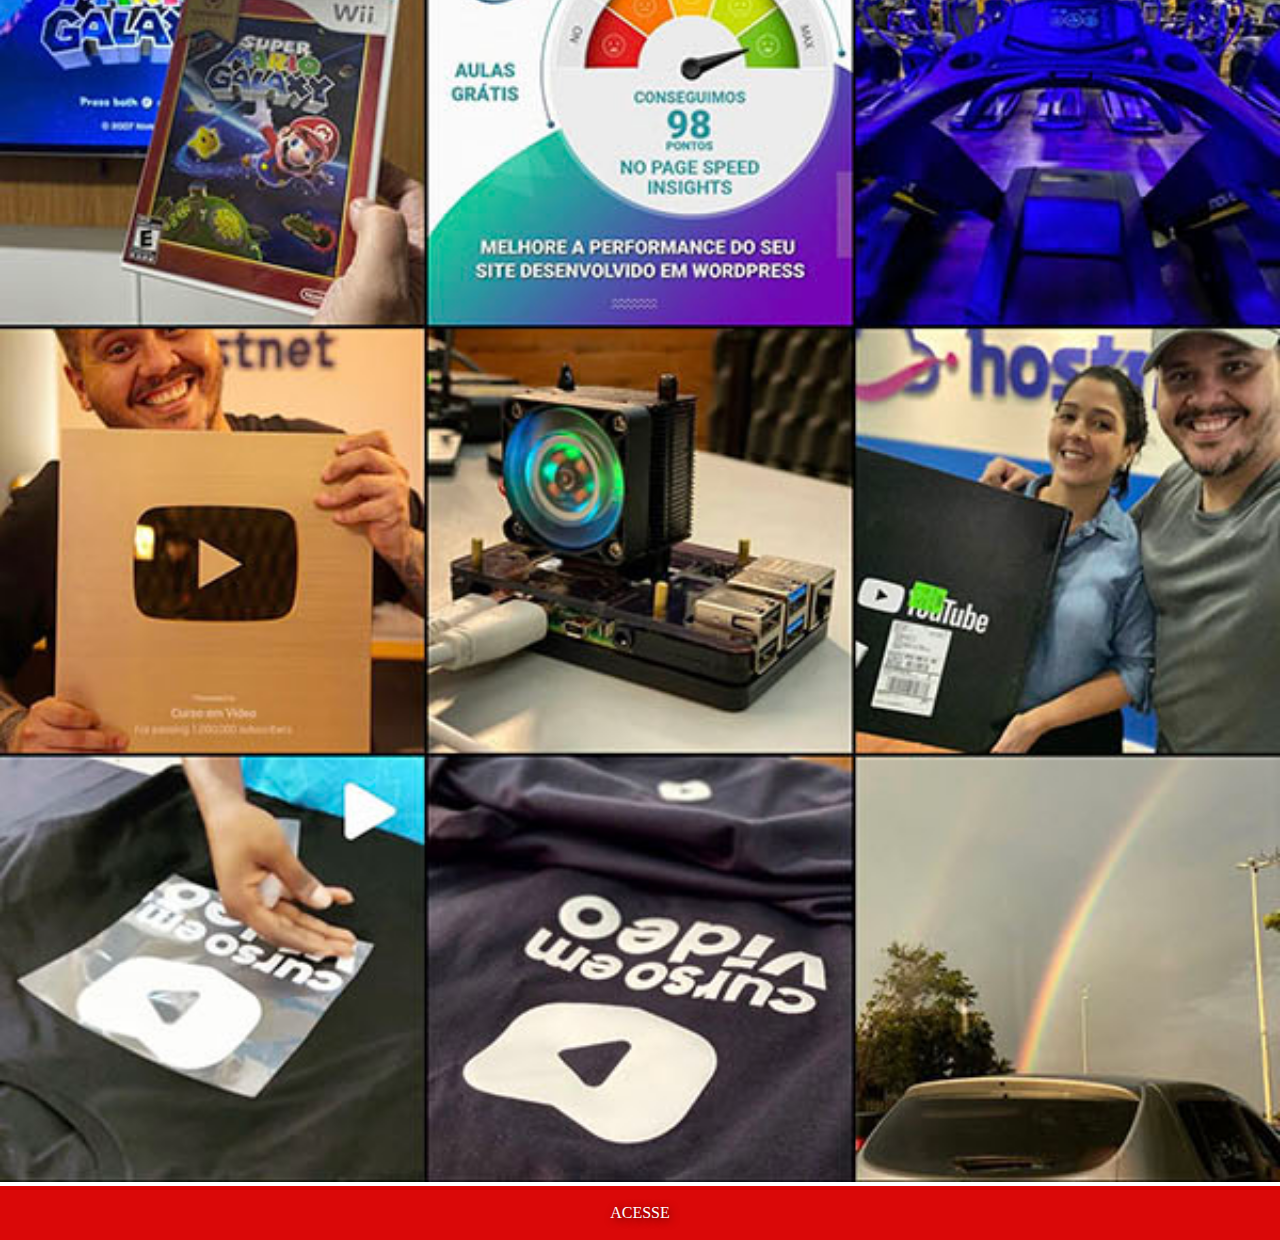
<file: paginas_extras/instagram.html>
<!DOCTYPE html>
<html lang="pt-br">
<head>
    <meta charset="UTF-8">
    <meta http-equiv="X-UA-Compatible" content="IE=edge">
    <meta name="viewport" content="width=device-width, initial-scale=1.0">
    <title>instagram</title>
    <style>
        ::-webkit-scrollbar {
            width: 0px;
            height: 0px;
        }
        *{
            padding: 0px;
            margin: 0px;
        }
        img{
            width: 100vw;
        }
        footer{
            background-color: rgb(218, 8, 8);
            padding: 18px; 
            text-align: center;
        }
        footer a{
            text-decoration: none;
            color: white;
            text-transform: uppercase;
            text-shadow: 2px 2px 8px rgba(0, 0, 0, 0.712);

        }
    </style>
</head>
<body>
    <main>
        <img src="midia/tela-instagram.jpg" alt="instagram_tela">
    </main>
    <footer>
        <a href="https://www.youtube.com/redirect?event=video_description&redir_token=[base64]&q=https%3A%2F%2Fwww.instagram.com%2Fgustavoguanabara&v=1kOhJr4DXIg" target="_blank">Acesse</a>
    </footer>
</body>
</html>
</file>
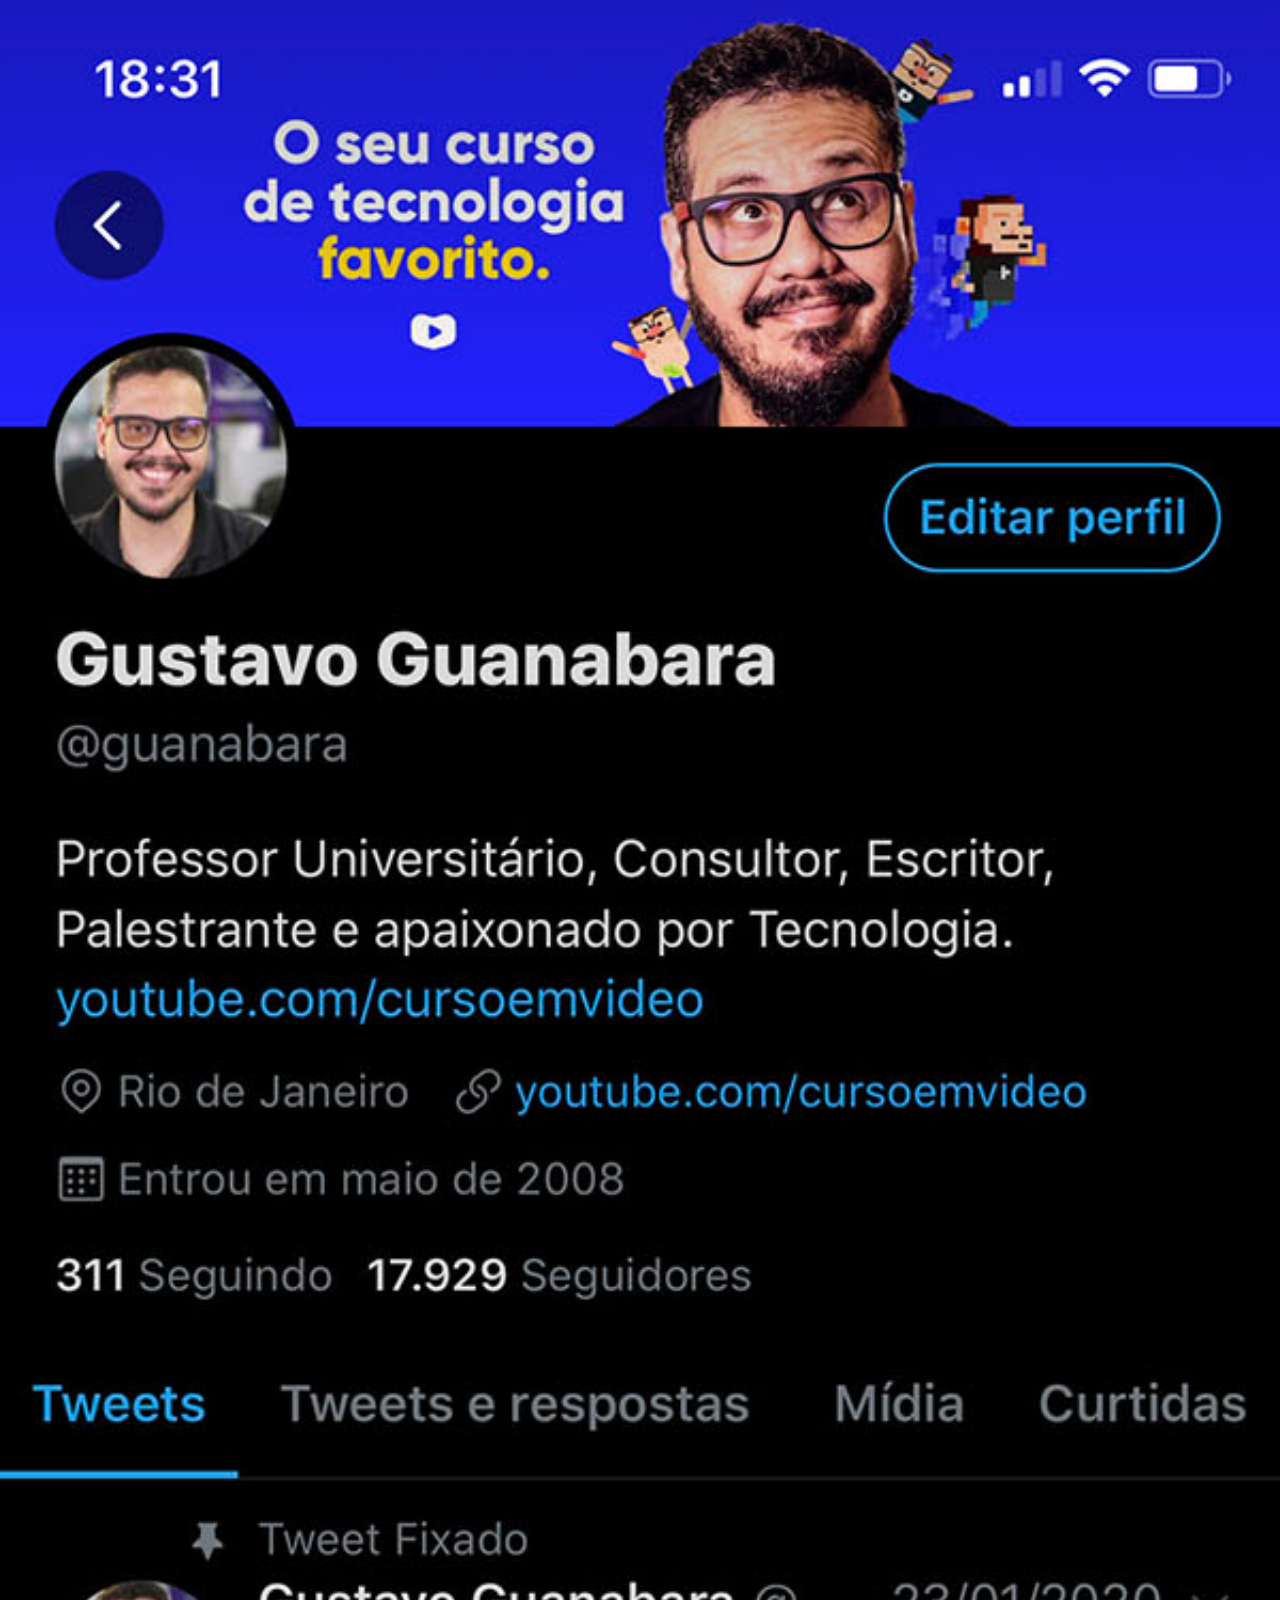
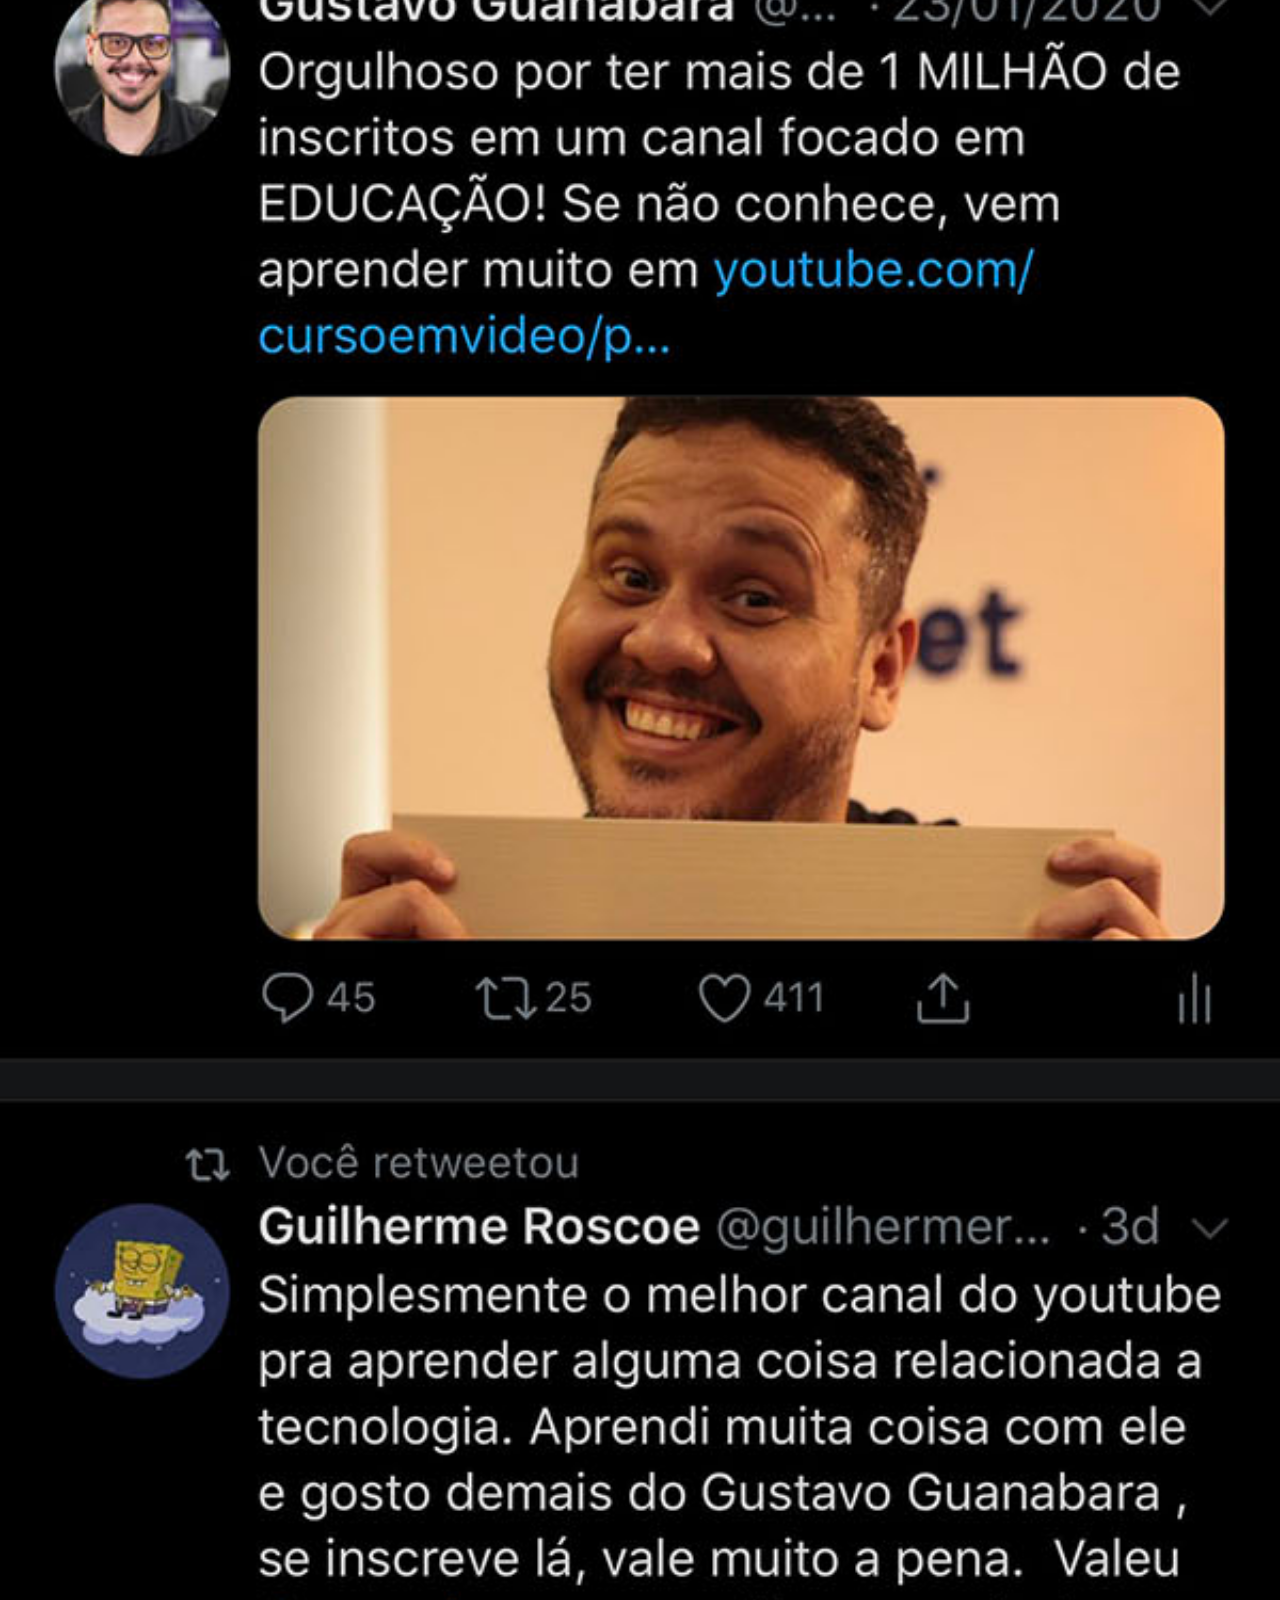
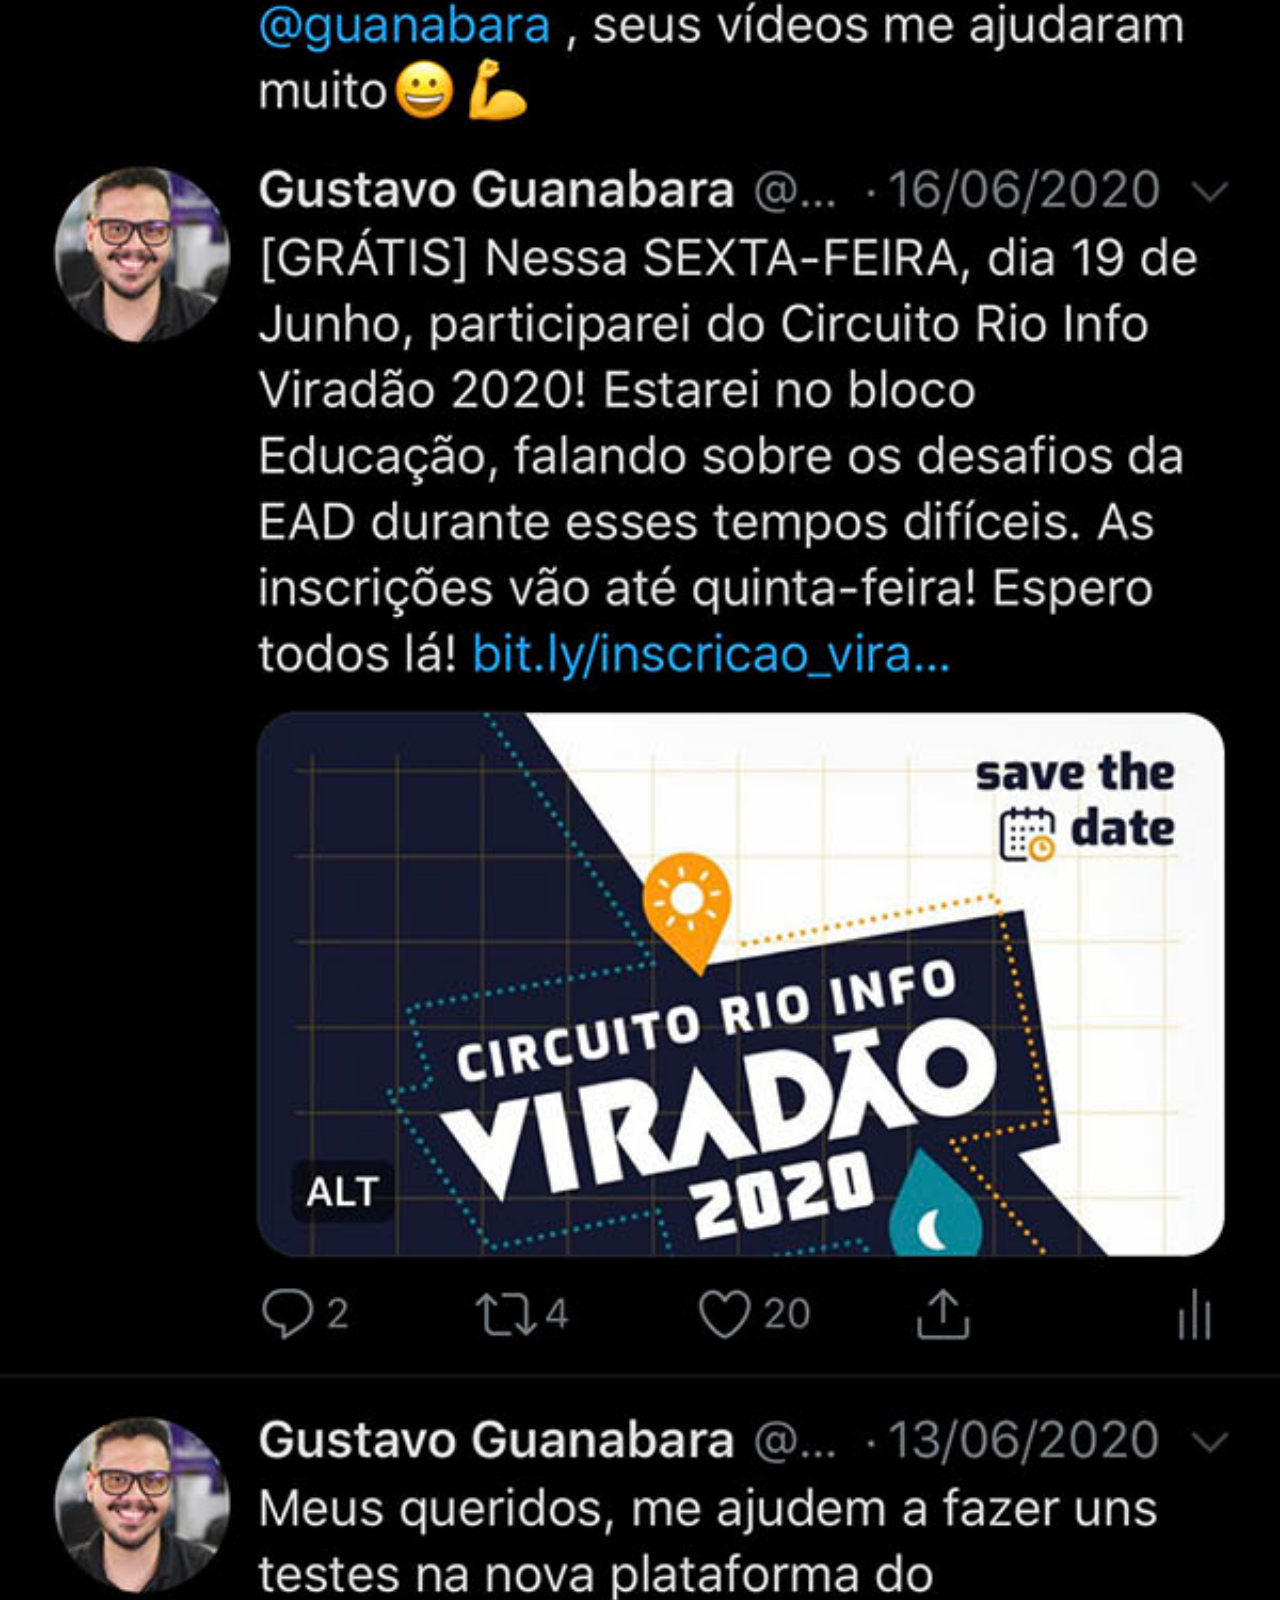
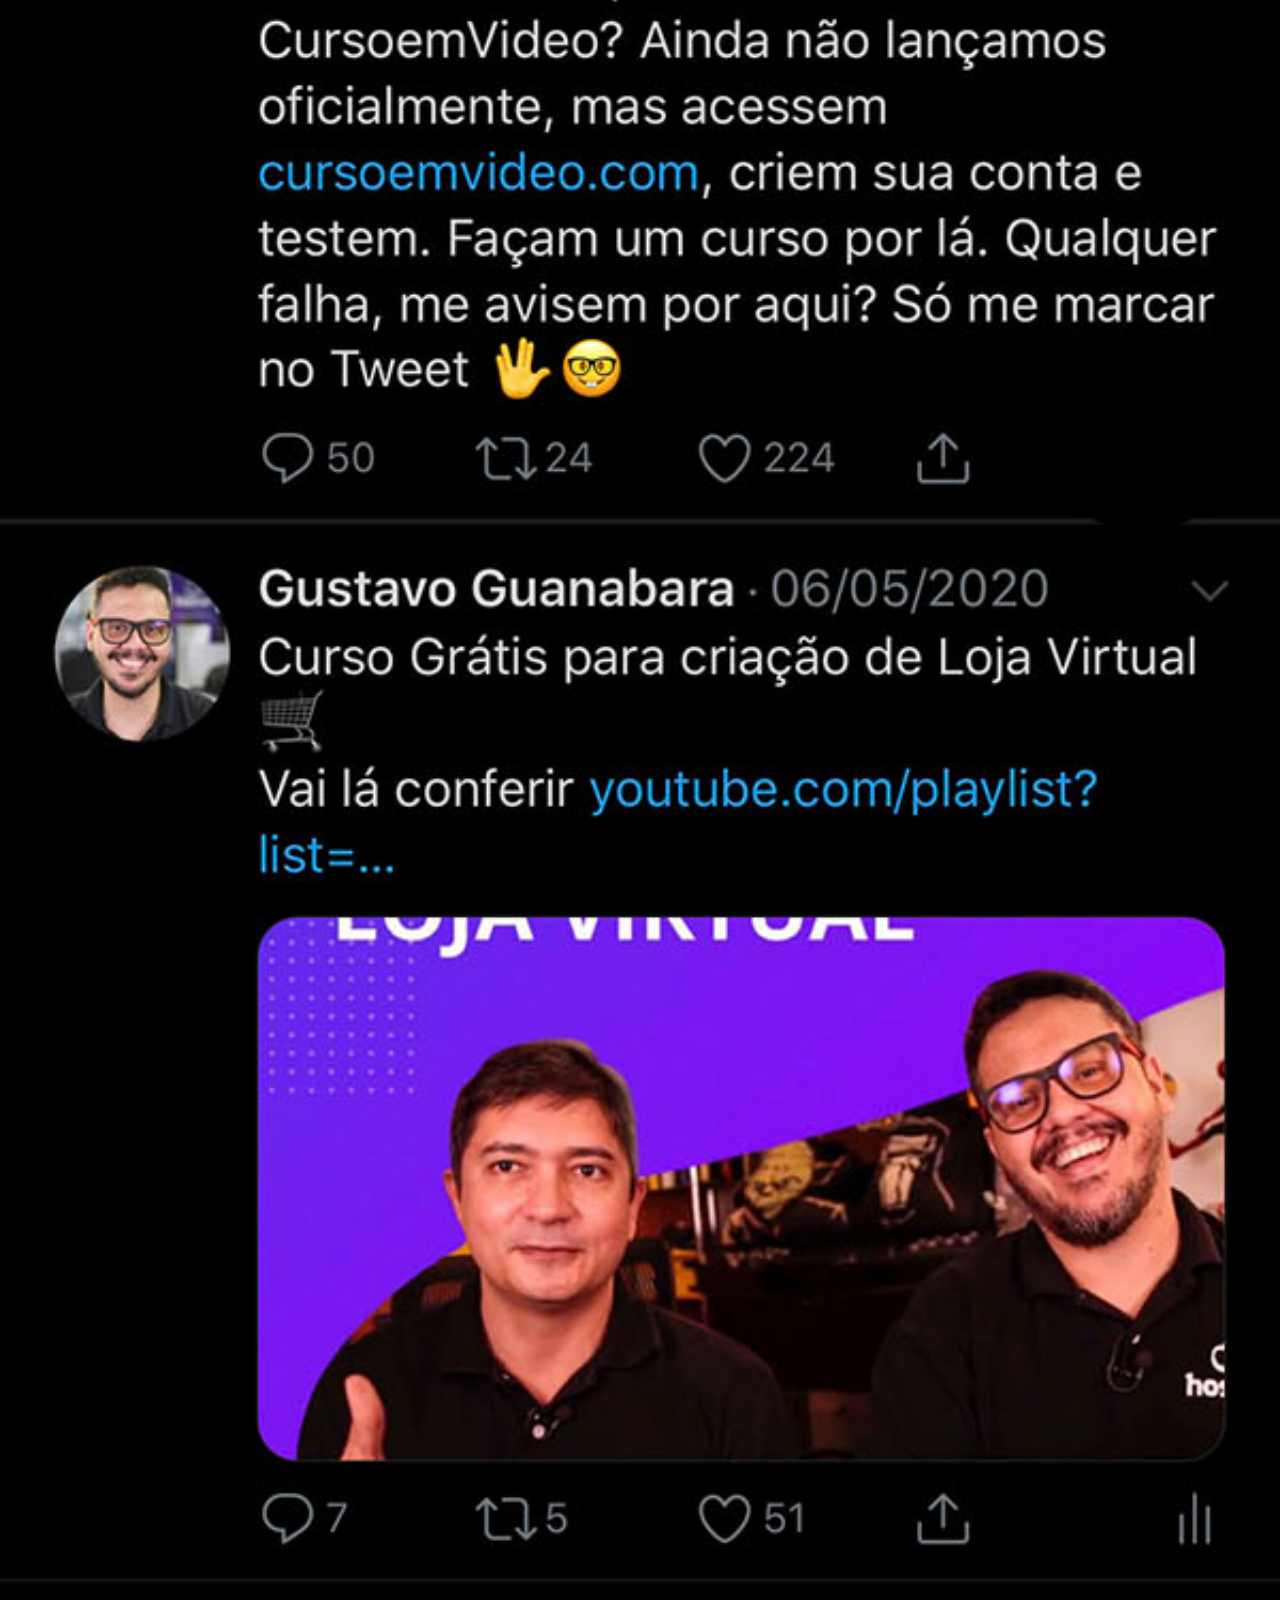
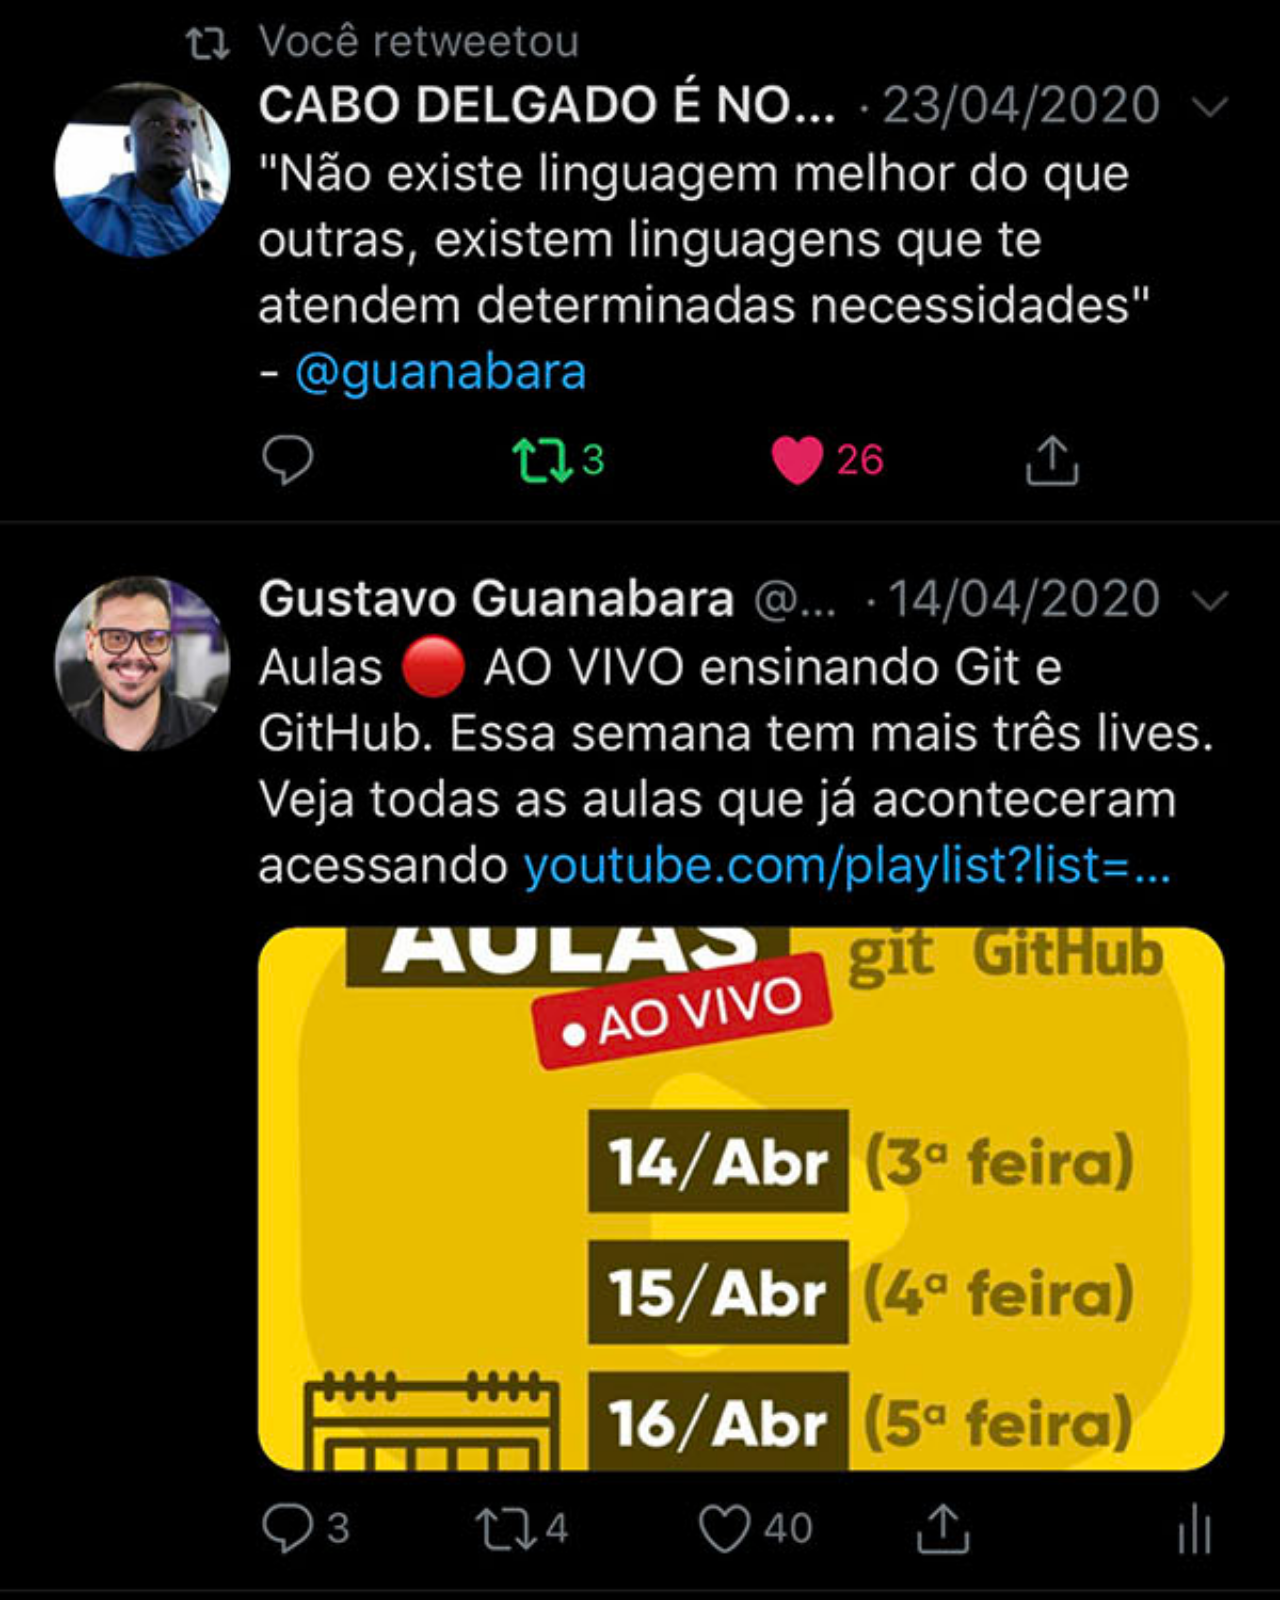
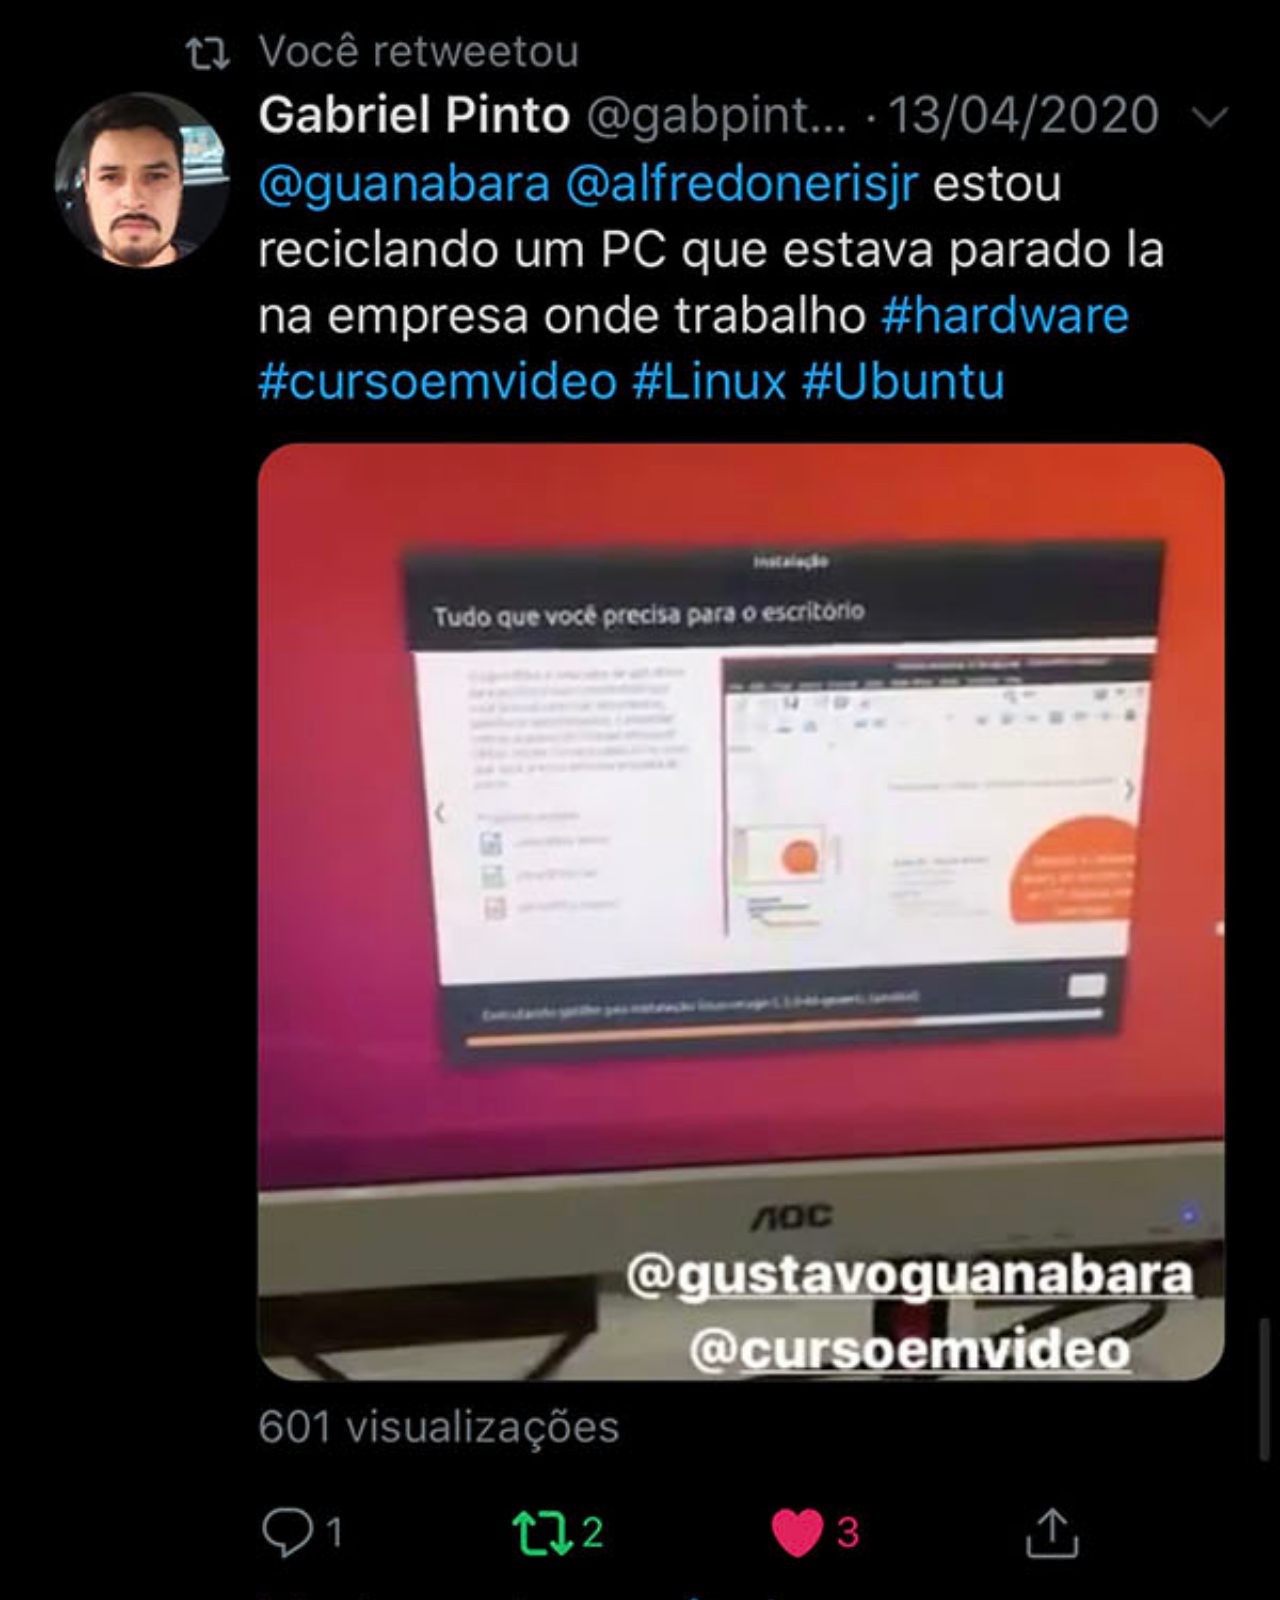
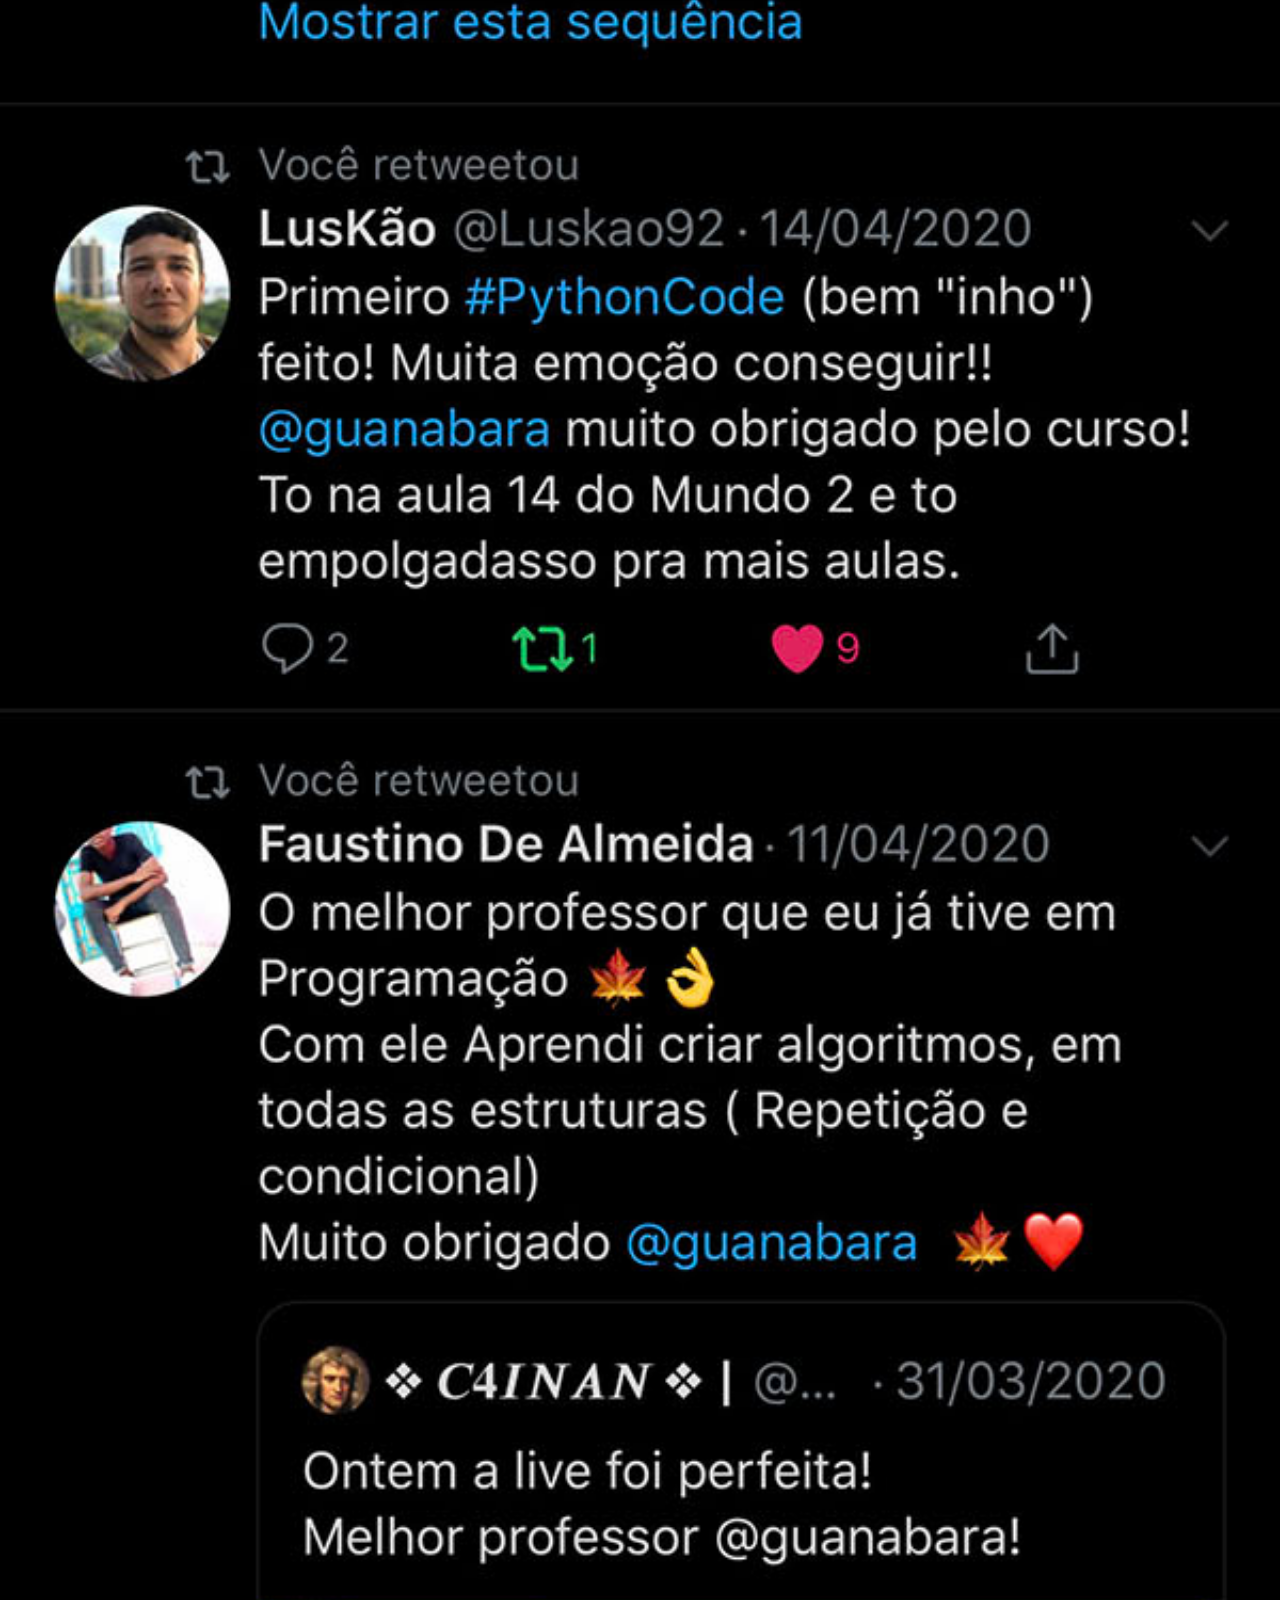
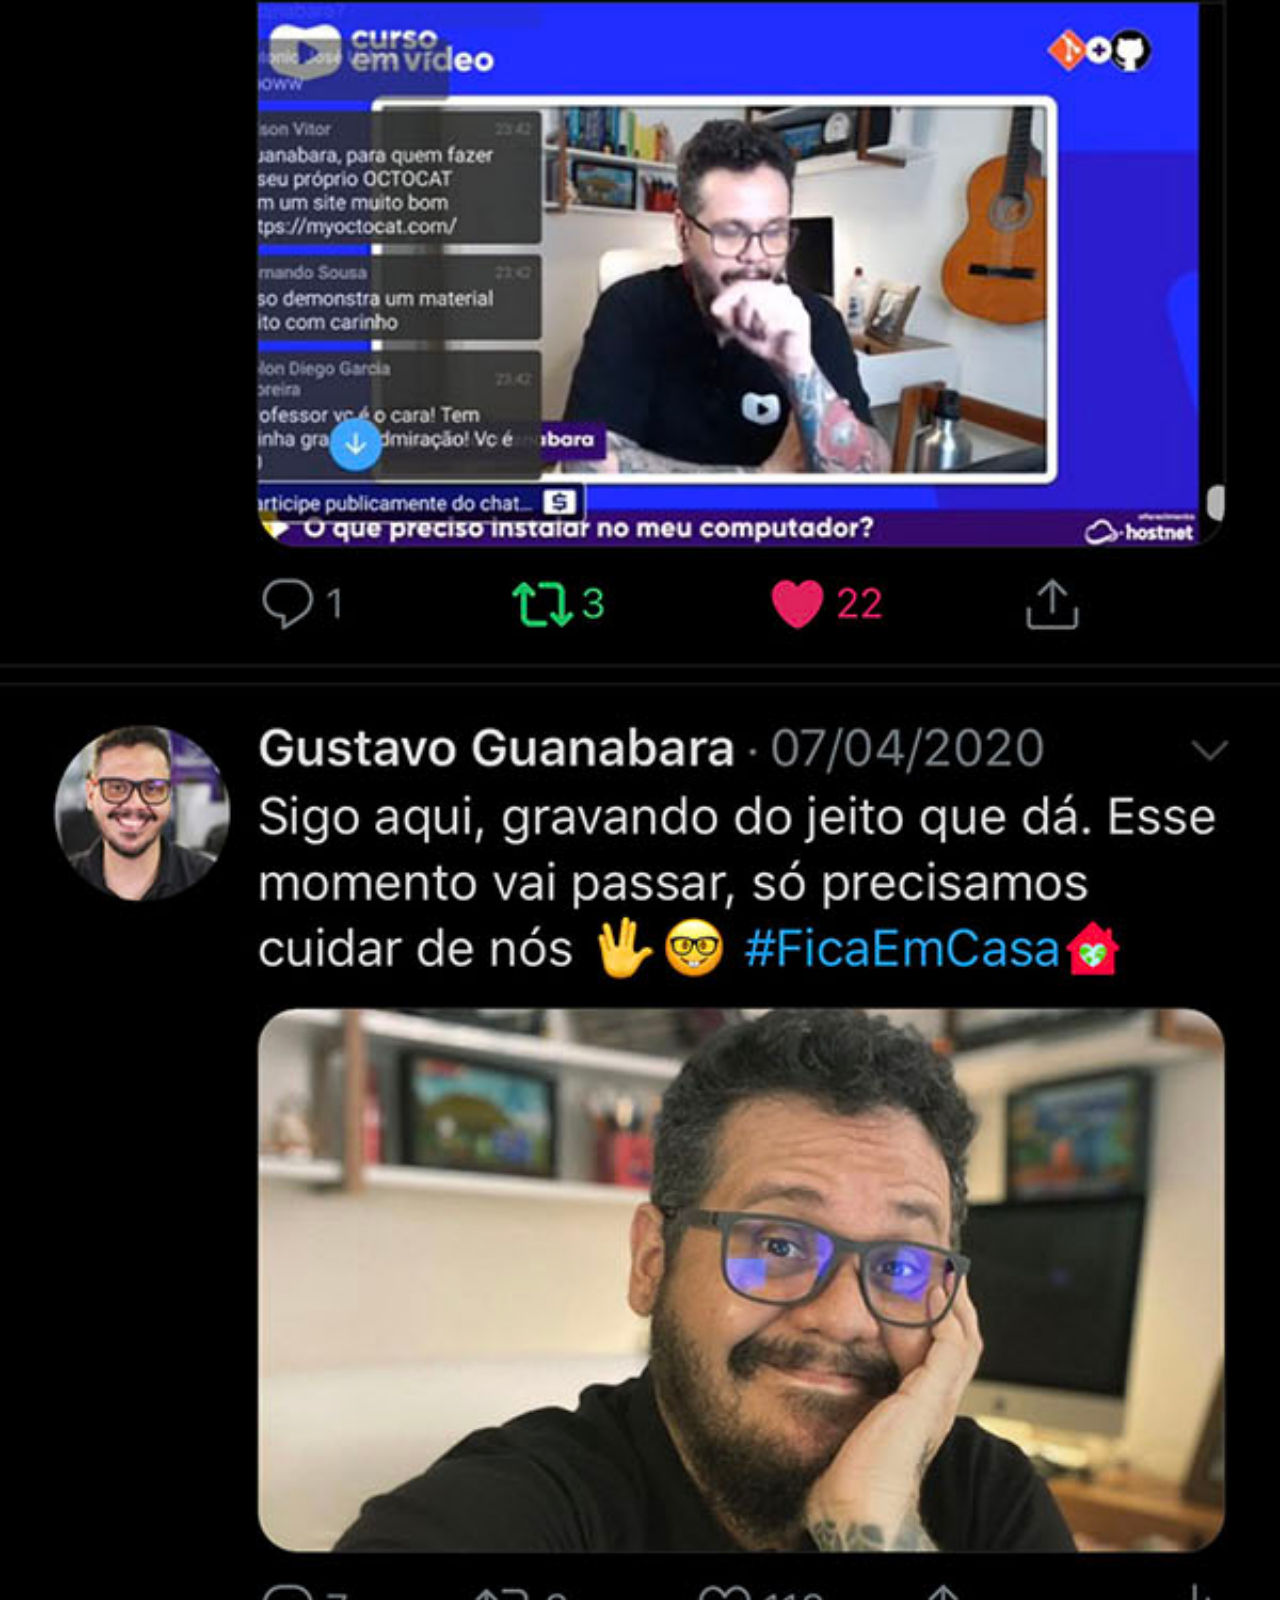
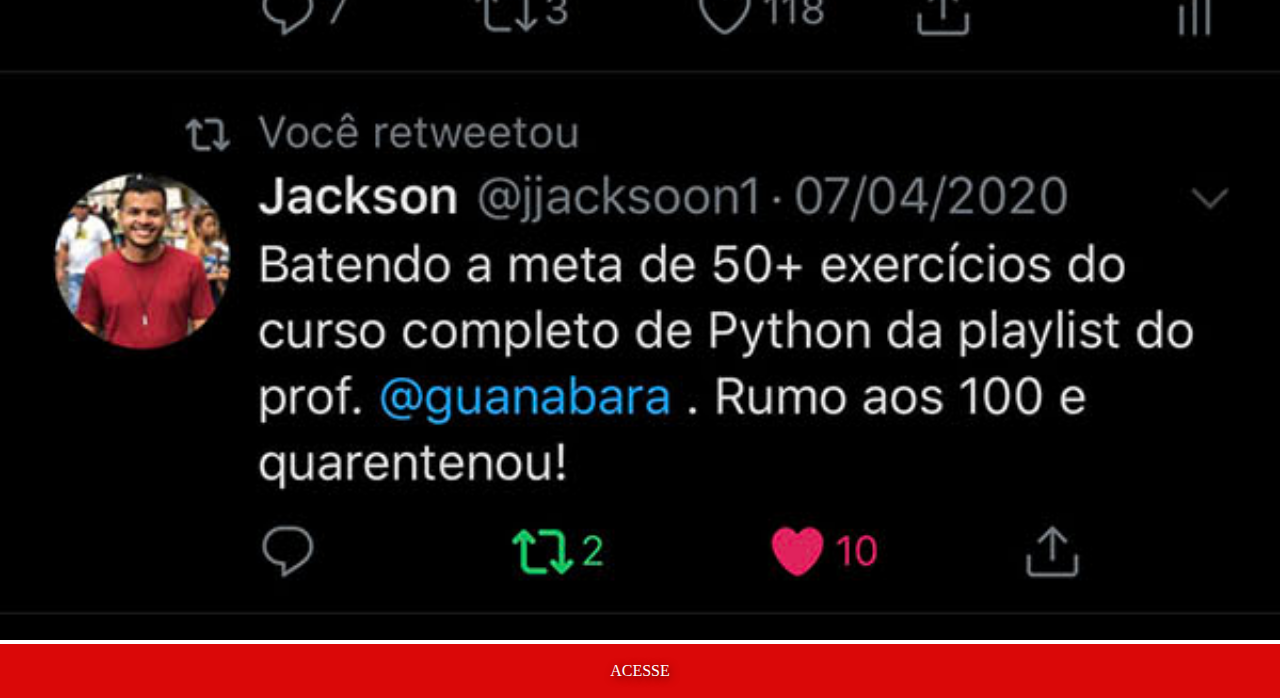
<file: paginas_extras/twitter.html>
<!DOCTYPE html>
<html lang="pt-br">
<head>
    <meta charset="UTF-8">
    <meta http-equiv="X-UA-Compatible" content="IE=edge">
    <meta name="viewport" content="width=device-width, initial-scale=1.0">
    <title>instagram</title>
    <style>
        ::-webkit-scrollbar {
            width: 0px;
            height: 0px;
        }
        *{
            padding: 0px;
            margin: 0px;
        }
        img{
            width: 100vw;
        }
        footer{
            background-color: rgb(218, 8, 8);
            padding: 18px; 
            text-align: center;
        }
        footer a{
            text-decoration: none;
            color: white;
            text-transform: uppercase;
            text-shadow: 2px 2px 8px rgba(0, 0, 0, 0.712);

        }
    </style>
</head>
<body>
    <main>
        <img src="midia/tela-twitter.jpg" alt="twitter_tela">
    </main>
    <footer>
        <a href="https://twitter.com" target="_blank">Acesse</a>
    </footer>
</body>
</html>
</file>
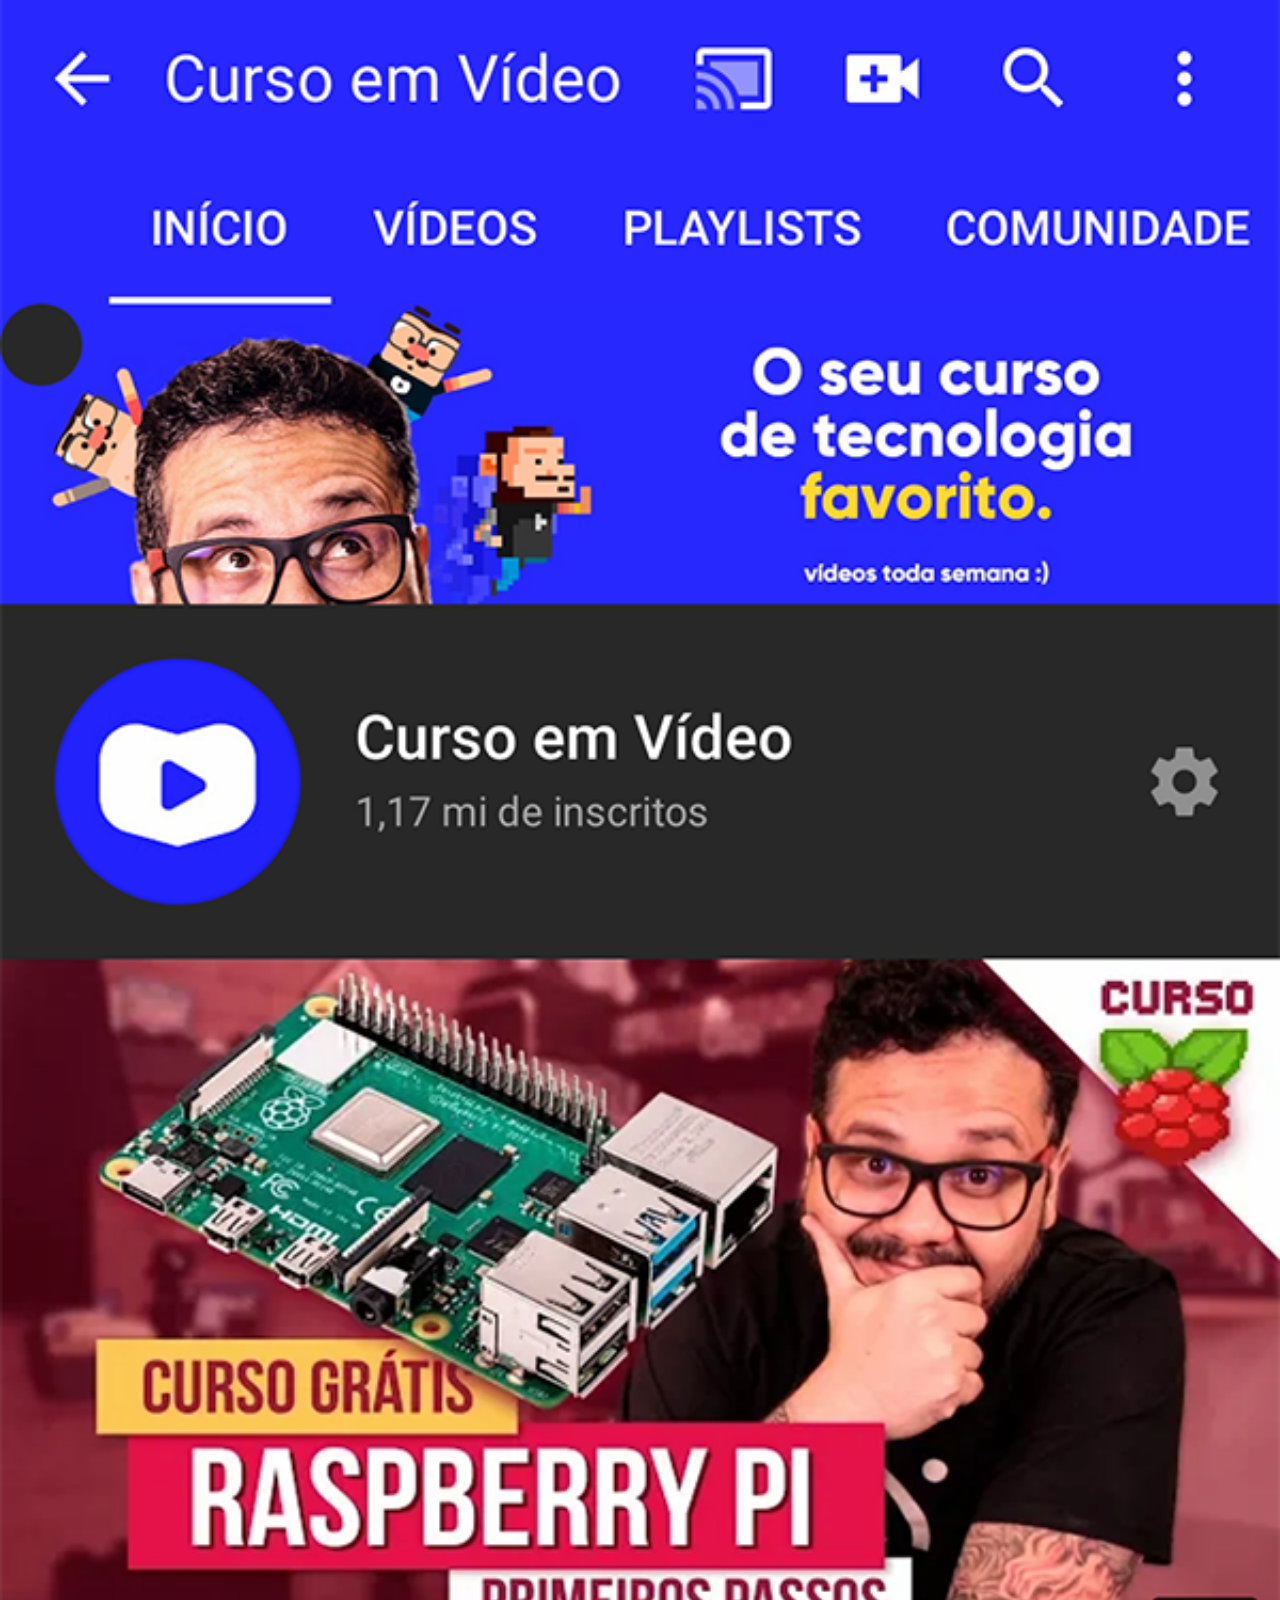
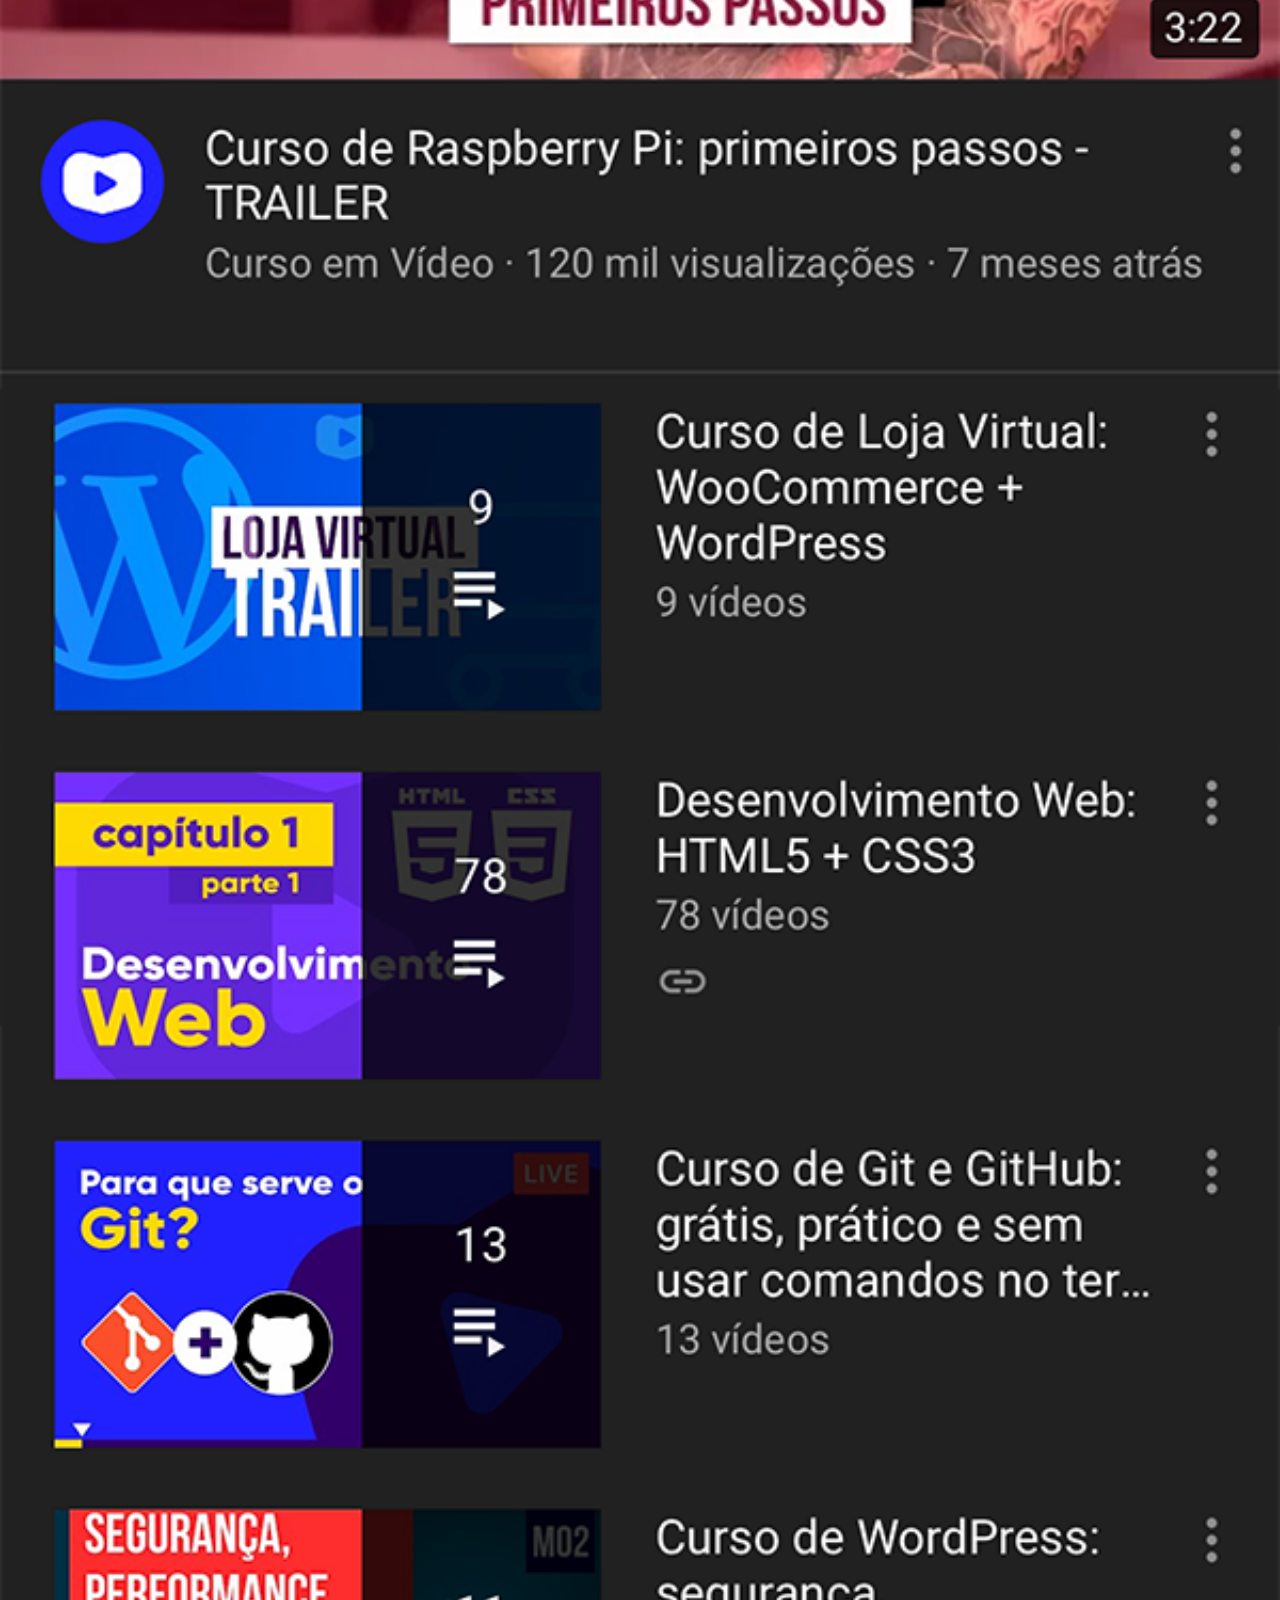
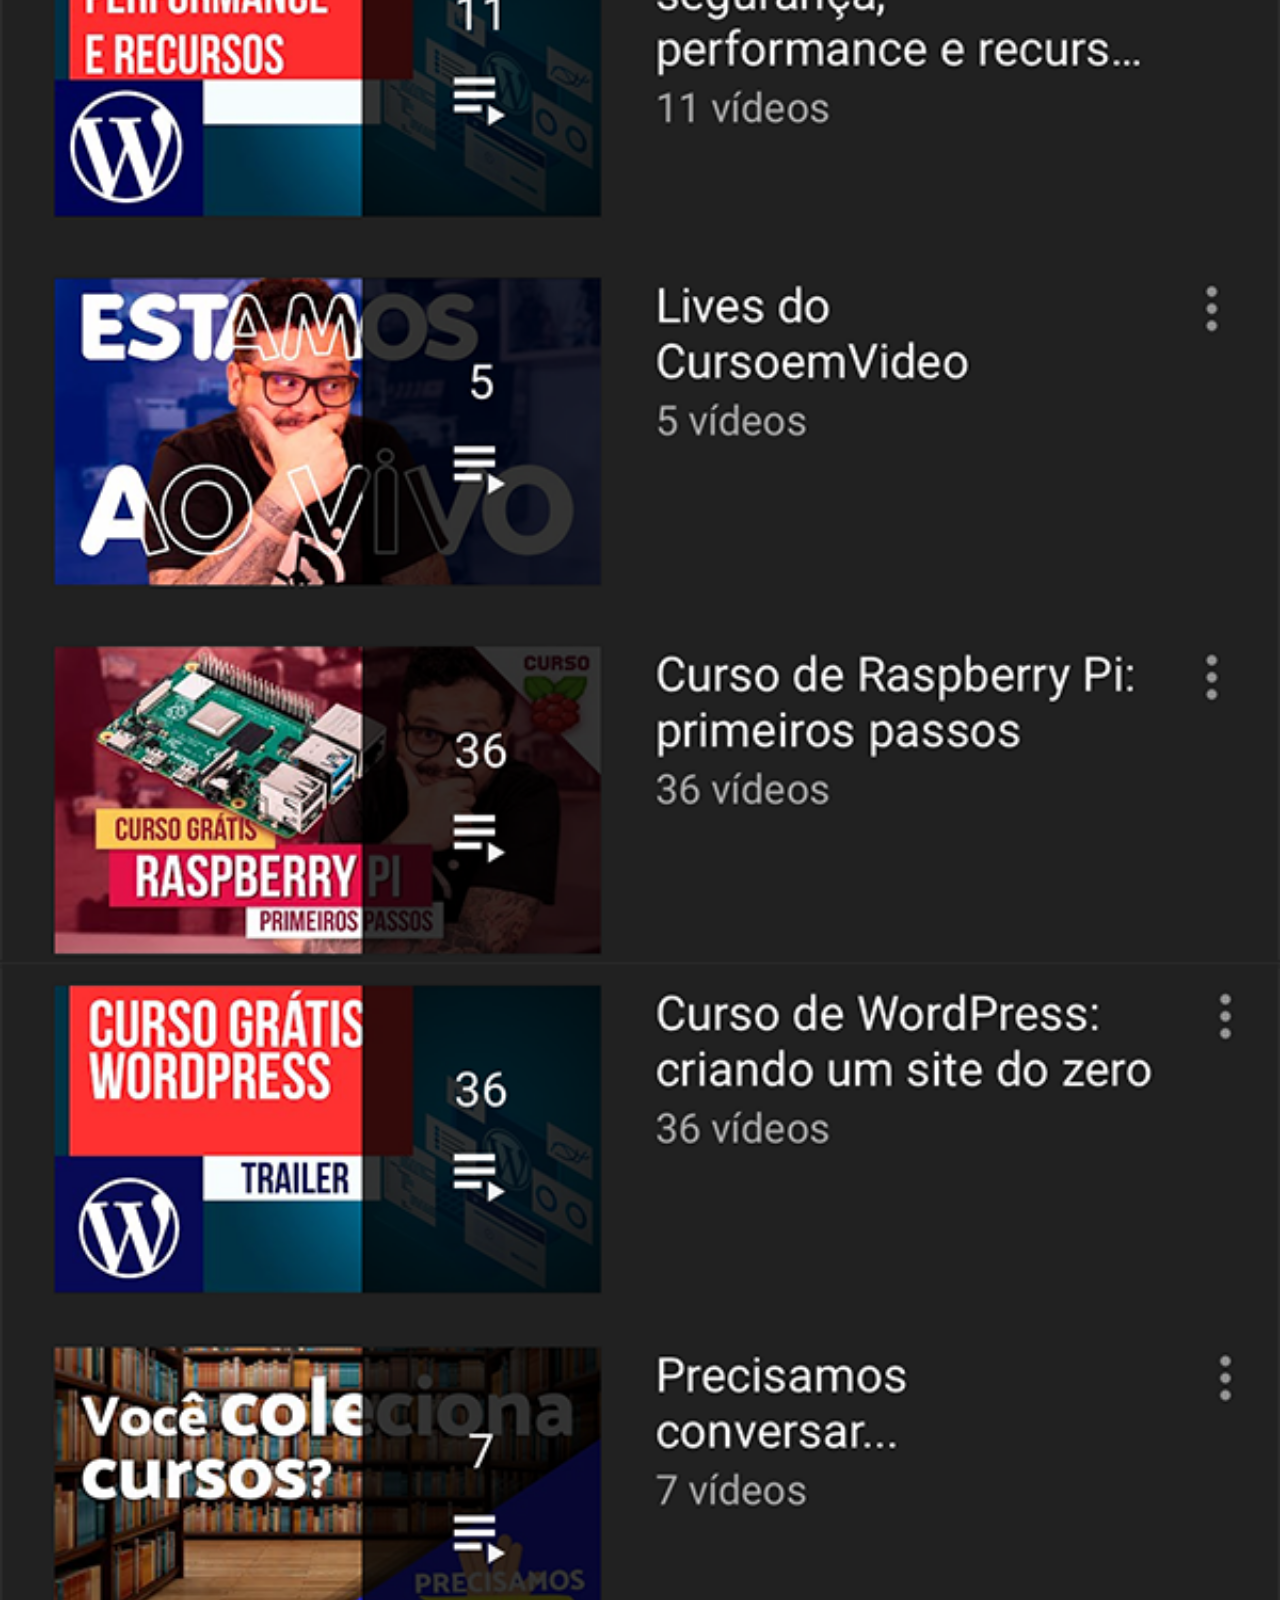
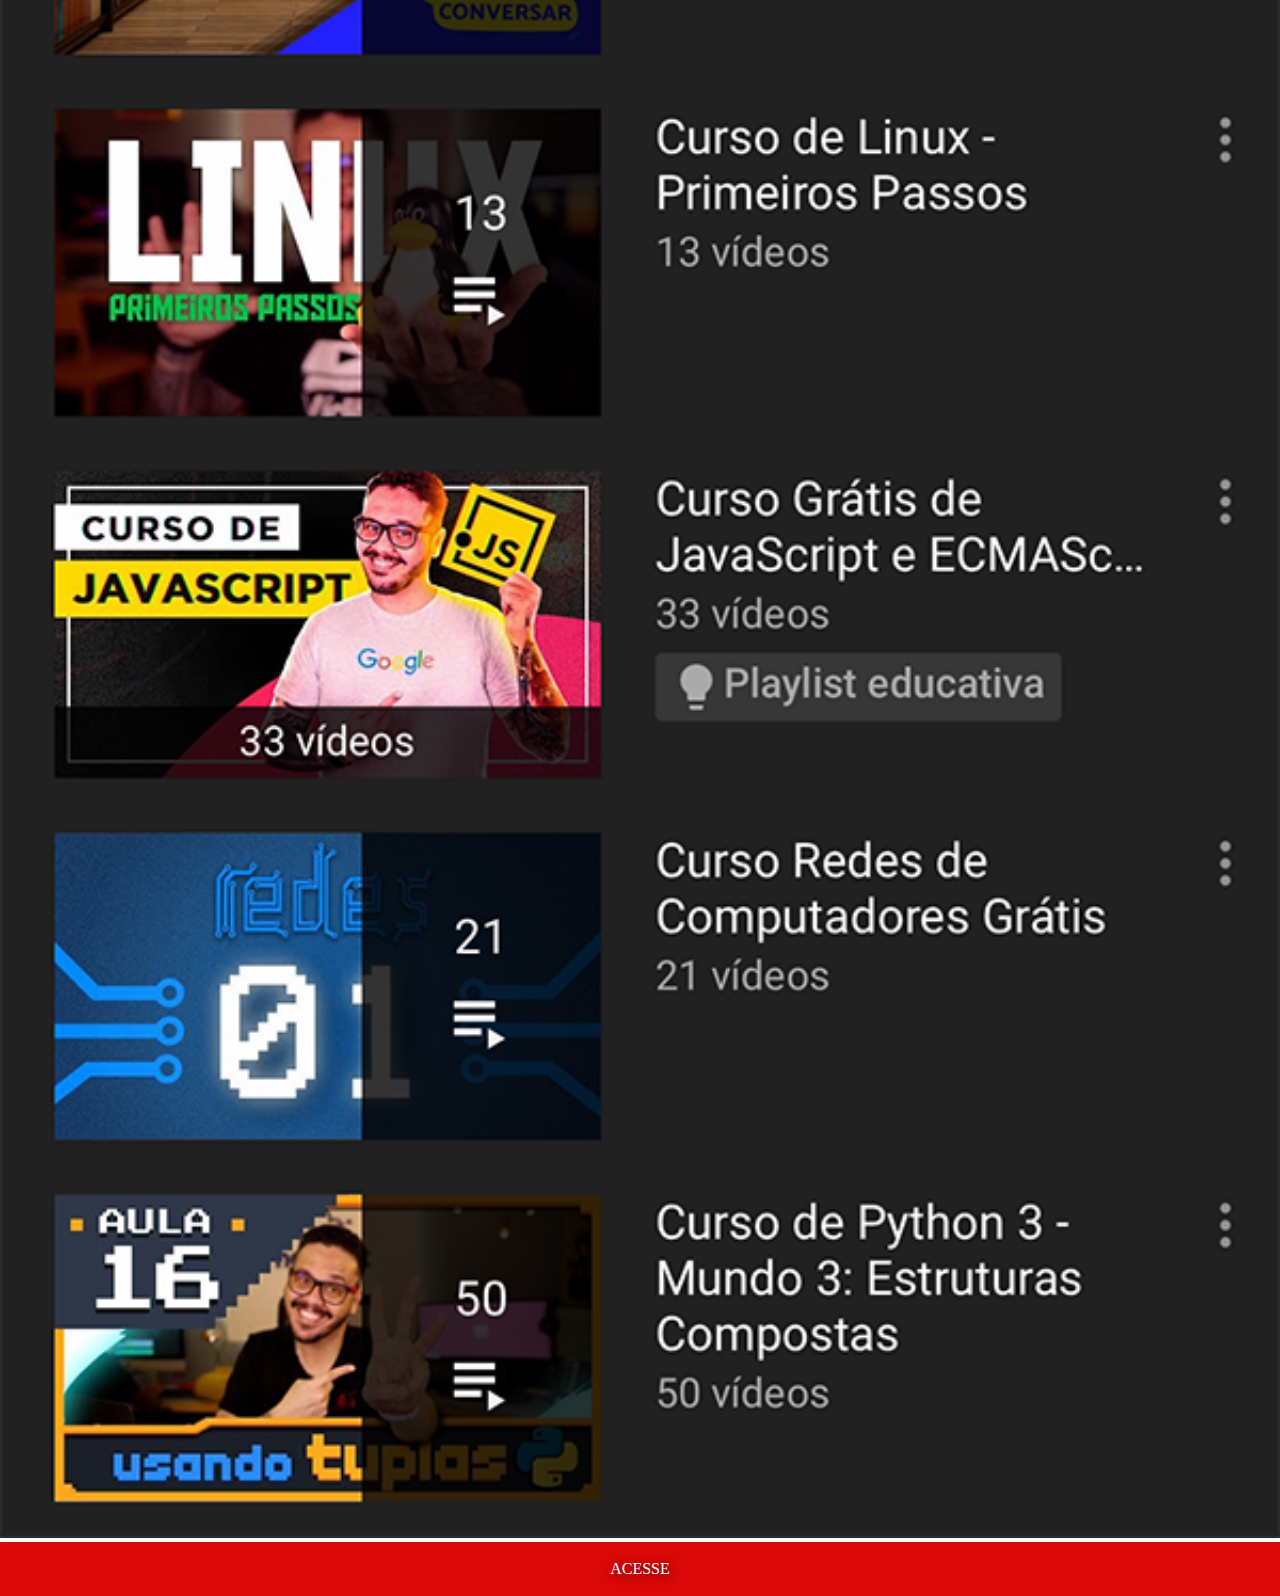
<file: paginas_extras/youtube.html>
<!DOCTYPE html>
<html lang="pt-br">
<head>
    <meta charset="UTF-8">
    <meta http-equiv="X-UA-Compatible" content="IE=edge">
    <meta name="viewport" content="width=device-width, initial-scale=1.0">
    <title>youtube</title>
    <style>
        ::-webkit-scrollbar {
            width: 0px;
            height: 0px;
        }
        *{
            padding: 0px;
            margin: 0px;
        }
        img{
            width: 100vw;
        }
        footer{
            background-color: rgb(218, 8, 8);
            padding: 18px; 
            text-align: center;
        }
        footer a{
            text-decoration: none;
            color: white;
            text-transform: uppercase;
            text-shadow: 2px 2px 8px rgba(0, 0, 0, 0.712);

        }
    </style>
</head>
<body>
    <main>
        <img src="midia/tela-youtube.png" alt="youtube_tela">
    </main>
    <footer>
        <a href="https://www.youtube.com/c/CursoemVídeo/playlists" target="_blank">Acesse</a>
    </footer>
</body>
</html>
</file>
<file: style.css>
*{
    padding: 0px;
    margin: 0px;
    font-family: Arial, Helvetica, sans-serif;
}
main{
    background-image: linear-gradient(to bottom right, rgba(0, 0, 0, 0.753), white);
    height: 100vh;
    position: relative;
}
#telefone{
    background:url(midia/frame-iphone.png) no-repeat;
    width: 312px;
    height: 625px;
    position: absolute;
    top: 50%;
    left: 45%;
    transform: translate(-50%,-50%);   
}
iframe{
    height: 470px;
    width: 264px;
    position: relative;
    left: 22px;
    top: 80px;
}
#redes_sociais{
    text-align: right;
    padding-top: 140px ;
}
#redes_sociais img{
    border-radius: 50%;
    max-width: 50px;
    margin: 7px 15px;
    box-shadow: 1px 1px 5px rgba(0, 0, 0, 0.404);
    box-sizing: border-box;
}
#redes_sociais img:hover{
    border: 2px solid rgba(255, 255, 255, 0.678);
    box-shadow: 5px 5px 10px rgba(0, 0, 0, 0.432);
    transform: translate(-3px,-3px);
    transition: transform 0.3s,border 0.3s;
}
</file>
<file: paginas_extras/style.css>
/** Css da pagina iframe.home **/

body{
    background: url(midia/tela-home.jpg) no-repeat;
    background-size: cover;
}
</file>
